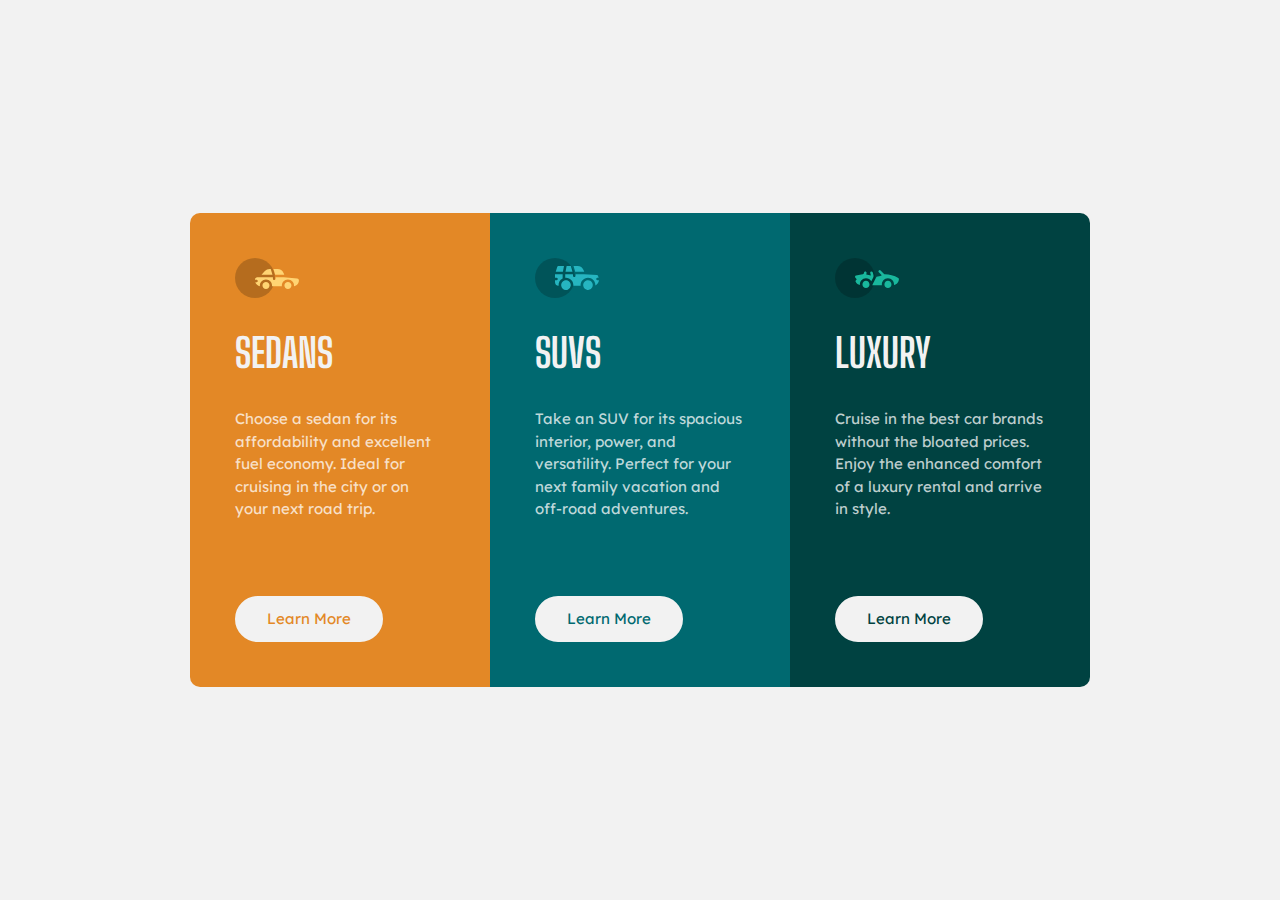
<file: newbie/3-column-preview-card-component/index.html>
<!DOCTYPE html>
<html lang="en">
<head>
  <meta charset="UTF-8">
  <meta name="viewport" content="width=device-width, initial-scale=1.0">
  <link rel="icon" type="image/png" sizes="32x32" href="./images/favicon-32x32.png">
  <title>3-column preview card component | Frontend Mentor</title>
  <link rel="stylesheet" href="./css/style.css">
  <link rel="preconnect" href="https://fonts.googleapis.com">
  <link rel="preconnect" href="https://fonts.gstatic.com" crossorigin>
  <link rel="stylesheet" href="https://fonts.googleapis.com/css2?family=Big+Shoulders+Display:wght@700&family=Lexend+Deca&display=swap">
</head>
<body>
  <main>
    <article class="sedans">
      <img src="./images/icon-sedans.svg" alt="">
      <h2>SEDANS</h2>
      <p>
        Choose a sedan for its affordability and excellent fuel economy. Ideal for cruising in the city 
        or on your next road trip.
      </p>
      <a href="#">Learn More</a>
    </article>
    <article class="suvs">
      <img src="./images/icon-suvs.svg" alt="">
      <h2>SUVS</h2>
      <p>
        Take an SUV for its spacious interior, power, and versatility. Perfect for your next family vacation 
        and off-road adventures.
      </p>
      <a href="#">Learn More</a>
    </article>
    <article class="luxury">
      <img src="./images/icon-luxury.svg" alt="">
      <h2>LUXURY</h2>
      <p>
        Cruise in the best car brands without the bloated prices. Enjoy the enhanced comfort of a luxury 
        rental and arrive in style.
      </p>
      <a href="#">Learn More</a>
    </article>
  </main>
</body>
</html>
</file>
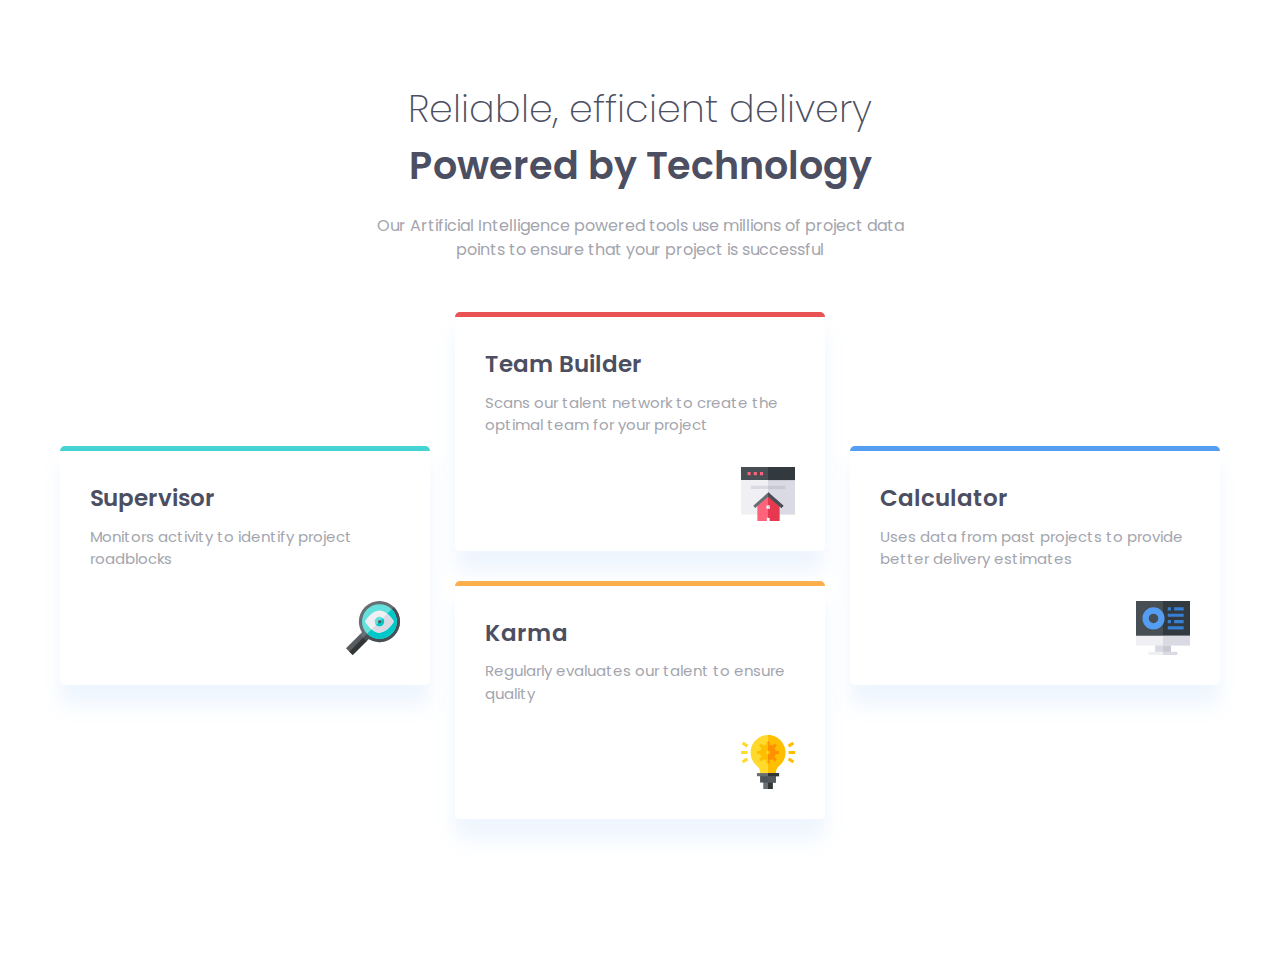
<file: newbie/four-card-feature-section/index.html>
<!DOCTYPE html>
<html lang="en">
<head>
  <meta charset="UTF-8">
  <meta name="viewport" content="width=device-width, initial-scale=1.0">
  <link rel="icon" type="image/png" sizes="32x32" href="./images/favicon-32x32.png">
  <title>Four card feature section | Frontend Mentor</title>
  <link rel="stylesheet" href="./css/style.css">
  <link rel="preconnect" href="https://fonts.googleapis.com">
  <link rel="preconnect" href="https://fonts.gstatic.com" crossorigin>
  <link rel="stylesheet" href="https://fonts.googleapis.com/css2?family=Poppins:wght@200;400;600&display=swap">
</head>
<body>
  <header>
    <h2>
      <span>Reliable, efficient delivery</span> <br>
      Powered by Technology
    </h2>
    <p>
      Our Artificial Intelligence powered tools use millions of project data points 
      to ensure that your project is successful
    </p>
  </header>
  <main>
    <article class="supervisor">
      <h3>Supervisor</h3>
      <p>Monitors activity to identify project roadblocks</p>
      <img src="./images/icon-supervisor.svg" alt="">
    </article>
    <div>
      <article class="team">
        <h3>Team Builder</h3>
        <p>Scans our talent network to create the optimal team for your project</p>
        <img src="./images/icon-team-builder.svg" alt="">
      </article>
      <article class="karma">
        <h3>Karma</h3>
        <p>Regularly evaluates our talent to ensure quality</p>
        <img src="./images/icon-karma.svg" alt="">
      </article>
    </div>
    <article class="calculator">
      <h3>Calculator</h3>
      <p>Uses data from past projects to provide better delivery estimates</p>
      <img src="./images/icon-calculator.svg" alt="">
    </article>
  </main>
</body>
</html>
</file>
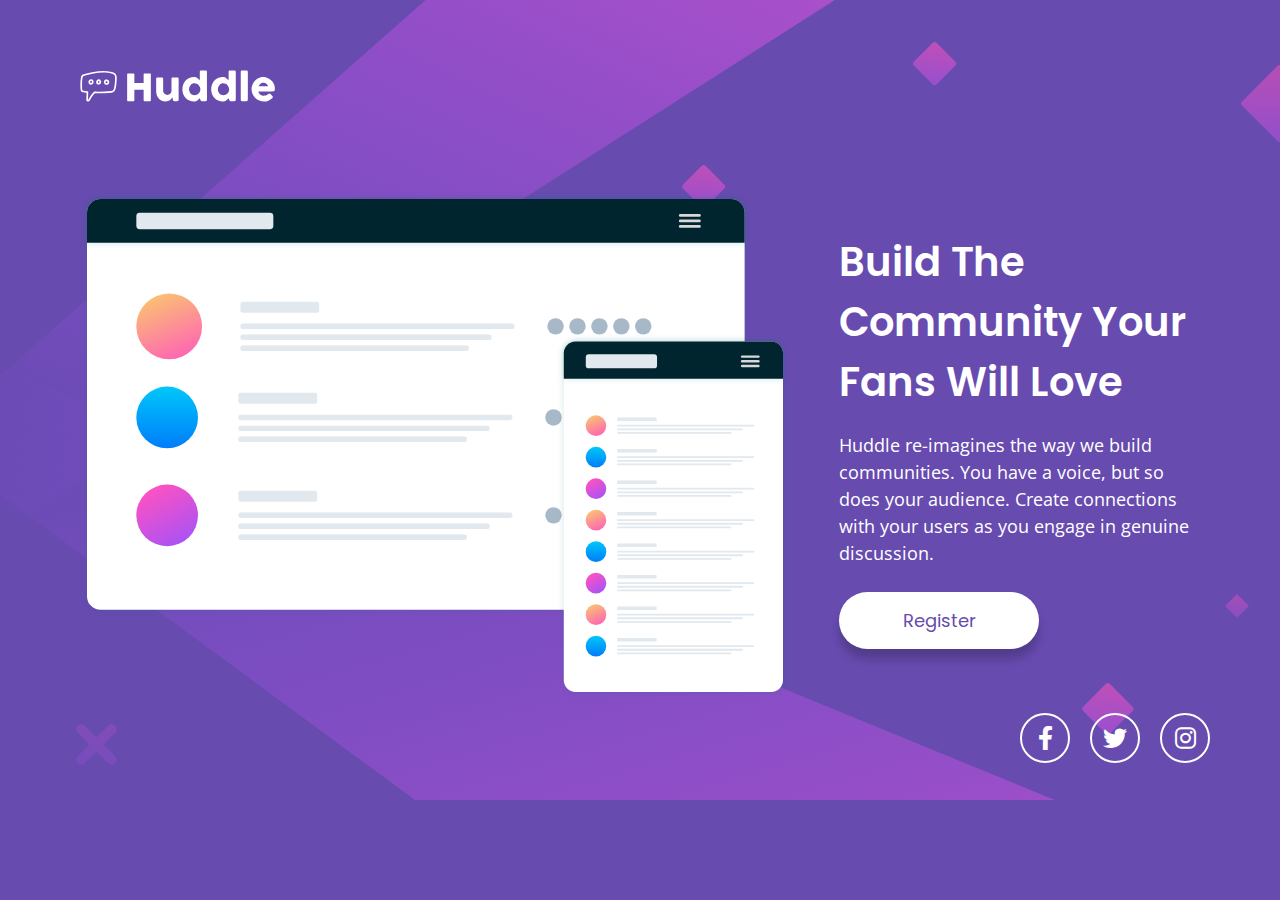
<file: newbie/huddle-landing-page/index.html>
<!DOCTYPE html>
<html lang="en">
<head>
  <meta charset="UTF-8">
  <meta name="viewport" content="width=device-width, initial-scale=1.0">
  <link rel="icon" type="image/png" sizes="32x32" href="./images/favicon-32x32.png">
  <title>Huddle landing page | Frontend Mentor</title>
  <link rel="stylesheet" href="./css/style.css">
  <link rel="stylesheet" href="./css/fontawesome.min.css">
  <link rel="stylesheet" href="./css/brands.min.css">
  <link rel="preconnect" href="https://fonts.googleapis.com">
  <link rel="preconnect" href="https://fonts.gstatic.com" crossorigin>
  <link rel="stylesheet" href="https://fonts.googleapis.com/css2?family=Open+Sans&family=Poppins:wght@400;600&display=swap">
</head>
<body>
  <header>
    <h1><img src="./images/logo.svg" alt="Huddle's logo"></h1>
  </header>
  <main>
    <figure>
      <img src="./images/illustration-mockups.svg" alt="">
    </figure>
    <article>
      <h2>Build The Community Your Fans Will Love</h2>
      <p>
        Huddle re-imagines the way we build communities. You have a voice, but so does your audience. 
        Create connections with your users as you engage in genuine discussion.
      </p>
      <a href="#">Register</a>
    </article>
  </main>
  <footer>
    <a href="https://facebook.com" title="Facebook">
      <i class="fa-brands fa-facebook-f"></i>
    </a>
    <a href="https://twitter.com" title="Twitter">
      <i class="fa-brands fa-twitter"></i>
    </a>
    <a href="https://instagram.com" title="Instagram">
      <i class="fa-brands fa-instagram"></i>
    </a>
  </footer>
</body>
</html>
</file>
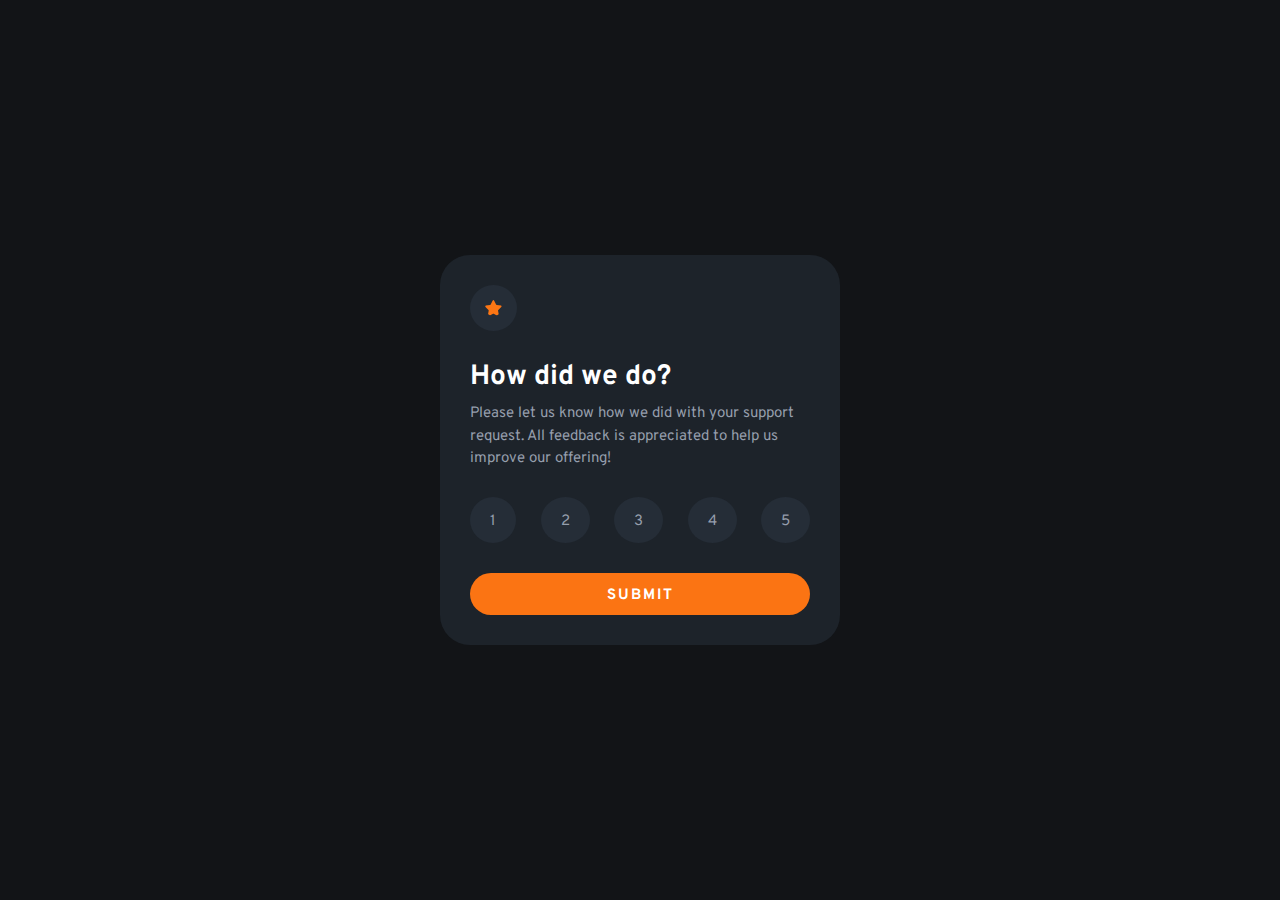
<file: newbie/interactive-rating-component/index.html>
<!DOCTYPE html>
<html lang="en">
<head>
  <meta charset="UTF-8">
  <meta name="viewport" content="width=device-width, initial-scale=1.0">
  <link rel="icon" type="image/png" sizes="32x32" href="./images/favicon-32x32.png">
  <title>Interactive rating component | Frontend Mentor</title>
  <link rel="stylesheet" href="./css/main.css">
  <link rel="stylesheet" href="./css/feedback.css">
  <link rel="preconnect" href="https://fonts.googleapis.com">
  <link rel="preconnect" href="https://fonts.gstatic.com" crossorigin>
  <link rel="stylesheet" href="https://fonts.googleapis.com/css2?family=Overpass:wght@400;700&display=swap">
</head>
<body>
  <main>
    <article>
      <img src="./images/icon-star.svg" alt="">
      <h3>How did we do?</h3>
      <p>
        Please let us know how we did with your support request. All feedback is appreciated 
        to help us improve our offering!
      </p>
      <form id="formFeedback" action="./thanks.html" method="get">
        <section class="rating">
          <div>
            <input type="radio" name="rating" value="1" id="one">
            <label for="one">1</label>
          </div>
          <div>
            <input type="radio" name="rating" value="2" id="two">
            <label for="two">2</label>
          </div>
          <div>
            <input type="radio" name="rating" value="3" id="three">
            <label for="three">3</label>
          </div>
          <div>
            <input type="radio" name="rating" value="4" id="four">
            <label for="four">4</label>
          </div>
          <div>
            <input type="radio" name="rating" value="5" id="five">
            <label for="five">5</label>
          </div>
        </section>
        <input type="submit" value="SUBMIT">
      </form>
    </article>
  </main>

  <script>
    const send = document.getElementById('formFeedback');
    send.addEventListener('submit', (event) => {
      const rating = document.querySelector('input[name=rating]:checked').value;
      localStorage.setItem('RatingFM', rating);
    })
  </script>
</body>
</html>
</file>
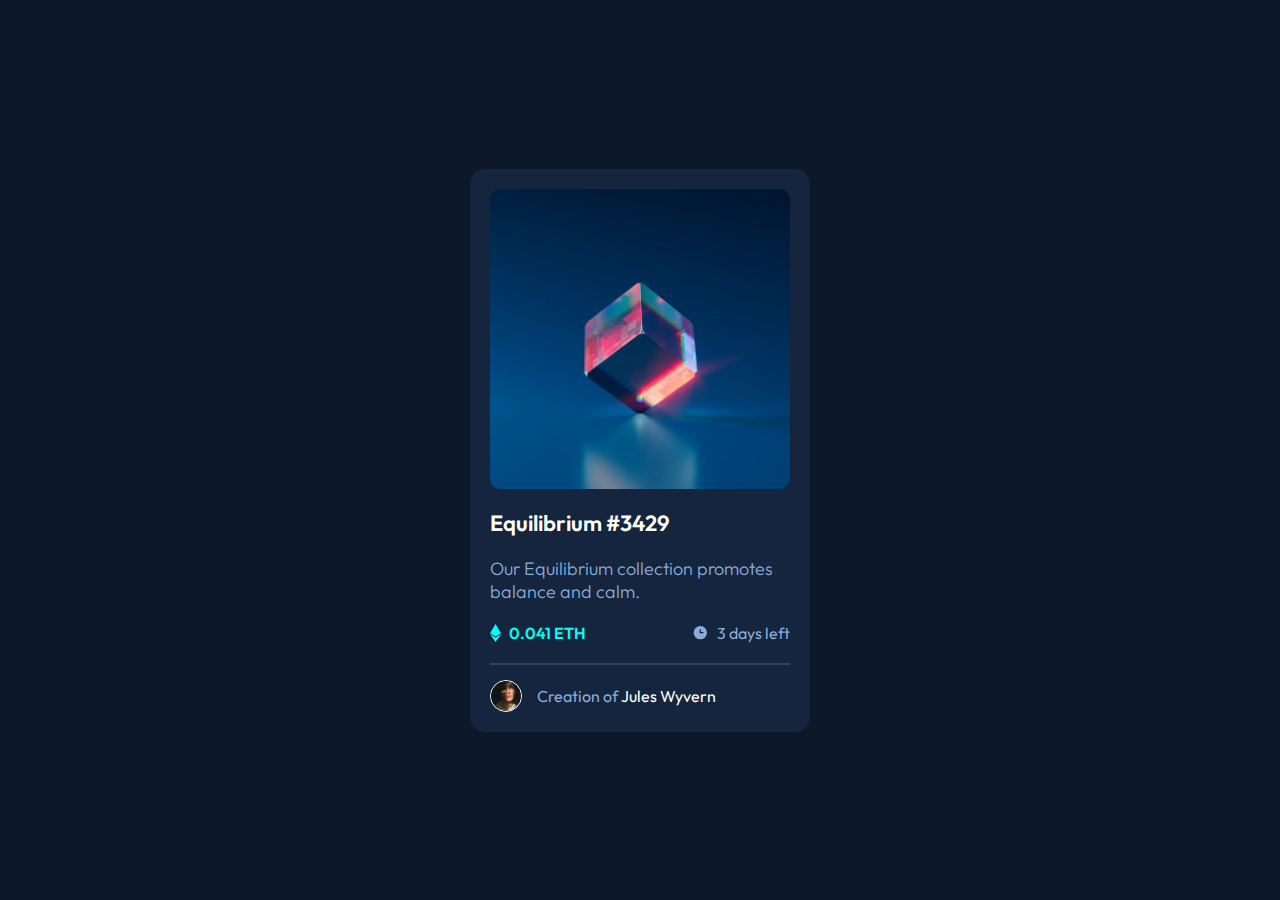
<file: newbie/nft-preview-card-component/index.html>
<!DOCTYPE html>
<html lang="en">
<head>
  <meta charset="UTF-8">
  <meta name="viewport" content="width=device-width, initial-scale=1.0">
  <link rel="icon" type="image/png" sizes="32x32" href="./images/favicon-32x32.png">
  <title>NFT preview card component | Frontend Mentor</title>
  <link rel="stylesheet" href="./css/style.css">
  <link rel="preconnect" href="https://fonts.googleapis.com">
  <link rel="preconnect" href="https://fonts.gstatic.com" crossorigin>
  <link rel="stylesheet" href="https://fonts.googleapis.com/css2?family=Outfit:wght@300;400;600&display=swap">
</head>
<body>
  <main>
    <article>
      <a href="#" class="product" aria-label="Read more about Equilibrium #3429">
        <img src="./images/image-equilibrium.jpg" alt="Equilibrium #3429 example picture">
        <div><img src="./images/icon-view.svg" alt=""></div>
      </a>
      <h3><a href="#">Equilibrium #3429</a></h3>
      <p>Our Equilibrium collection promotes balance and calm.</p>
      <div class="info-wrapper">
        <section>
          <img src="./images/icon-ethereum.svg" alt="">
          <p>0.041 ETH</p>
        </section>
        <section>
          <img src="./images/icon-clock.svg" alt="">
          <p>3 days left</p>
        </section>
      </div>
      <hr>
      <footer>
        <img src="./images/image-avatar.png" alt="Jules Wyvern's profile picture">
        <p>Creation of <a href="#">Jules Wyvern</a></p>
      </footer>
    </article>
  </main>
</body>
</html>
</file>
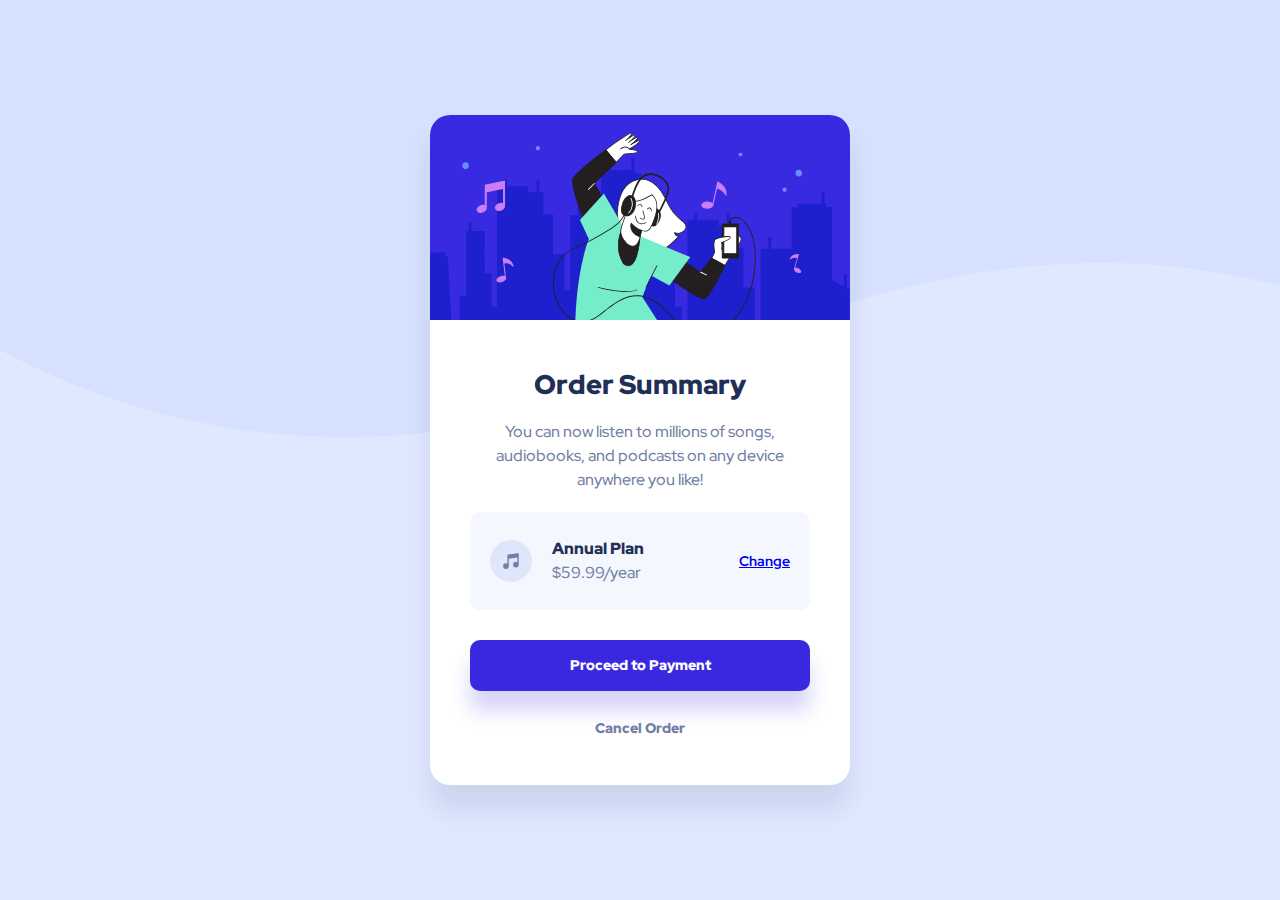
<file: newbie/order-summary-component/index.html>
<!DOCTYPE html>
<html lang="en">
<head>
  <meta charset="UTF-8">
  <meta name="viewport" content="width=device-width, initial-scale=1.0">
  <link rel="icon" type="image/png" sizes="32x32" href="./images/favicon-32x32.png">
  <title>Order summary card | Frontend Mentor</title>
  <link rel="stylesheet" href="./css/style.css">
  <link rel="preconnect" href="https://fonts.googleapis.com">
  <link rel="preconnect" href="https://fonts.gstatic.com" crossorigin>
  <link rel="stylesheet" href="https://fonts.googleapis.com/css2?family=Red+Hat+Display:wght@500;700;900&display=swap">
</head>
<body>
  <main>
    <article>
      <img src="./images/illustration-hero.svg" alt="">
      <div class="summary-wrapper">
        <h3>Order Summary</h3>
        <p class="info">
          You can now listen to millions of songs, audiobooks, and podcasts on any 
          device anywhere you like!
        </p>
        <section class="plan-wrapper">
          <img src="./images/icon-music.svg" alt="">
          <div>
            <h4>Annual Plan</h4>
            <p>$59.99/year</p>
          </div>
          <a href="#">Change</a>
        </section>
        <button>Proceed to Payment</button>
        <p class="cancel"><a href="#">Cancel Order</a></p>
      </div>
    </article>
  </main>
</body>
</html>
</file>
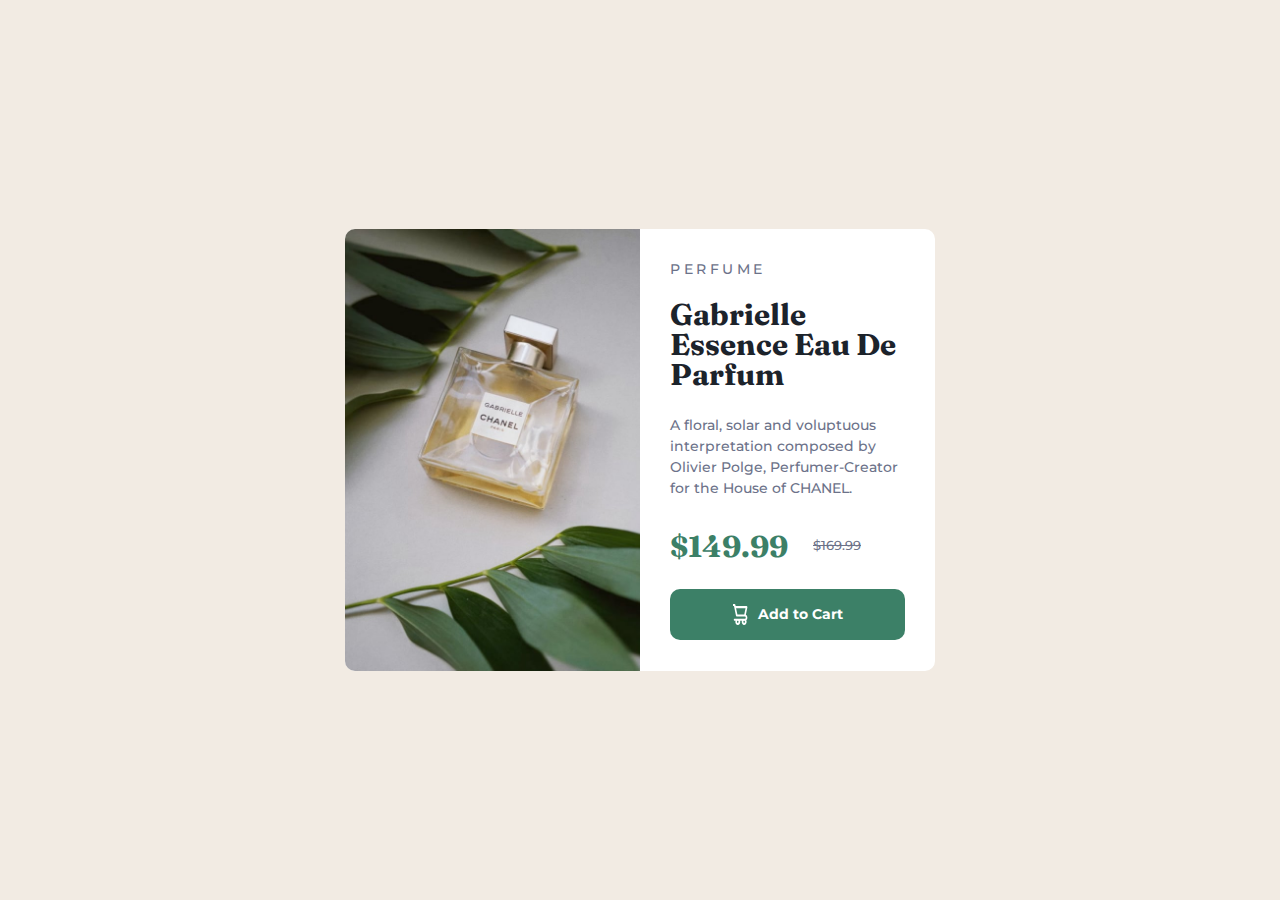
<file: newbie/product-preview-card-component/index.html>
<!DOCTYPE html>
<html lang="en">
<head>
  <meta charset="UTF-8">
  <meta name="viewport" content="width=device-width, initial-scale=1.0">
  <link rel="icon" type="image/png" sizes="32x32" href="./images/favicon-32x32.png">
  <title>Product preview card component | Frontend Mentor</title>
  <link rel="stylesheet" href="./css/style.css">
  <link rel="preconnect" href="https://fonts.googleapis.com">
  <link rel="preconnect" href="https://fonts.gstatic.com" crossorigin>
  <link rel="stylesheet" href="https://fonts.googleapis.com/css2?family=Fraunces:wght@700&family=Montserrat:wght@500;700&display=swap">
</head>
<body>
  <main>
    <article class="product">
      <picture class="product__picture">
        <source media="(max-width:619px)" srcset="./images/image-product-mobile.jpg">
        <img src="./images/image-product-desktop.jpg" alt="Gabrielle Essence Eau De Parfum">
      </picture>
      <div class="product__summary">
        <p class="product__category">Perfume</p>
        <h2>Gabrielle Essence Eau De Parfum</h2>
        <p class="product__description">
          A floral, solar and voluptuous interpretation composed by Olivier Polge, 
          Perfumer-Creator for the House of CHANEL.
        </p>
        <div class="product__price">
          <p class="product__discount">$149.99</p>
          <p class="product__real"><s>$169.99</s></p>
        </div>
        <button>
          <img src="./images/icon-cart.svg" alt="">
          <span>Add to Cart</span>
        </button>
      </div>
    </article>
  </main>
</body>
</html>
</file>
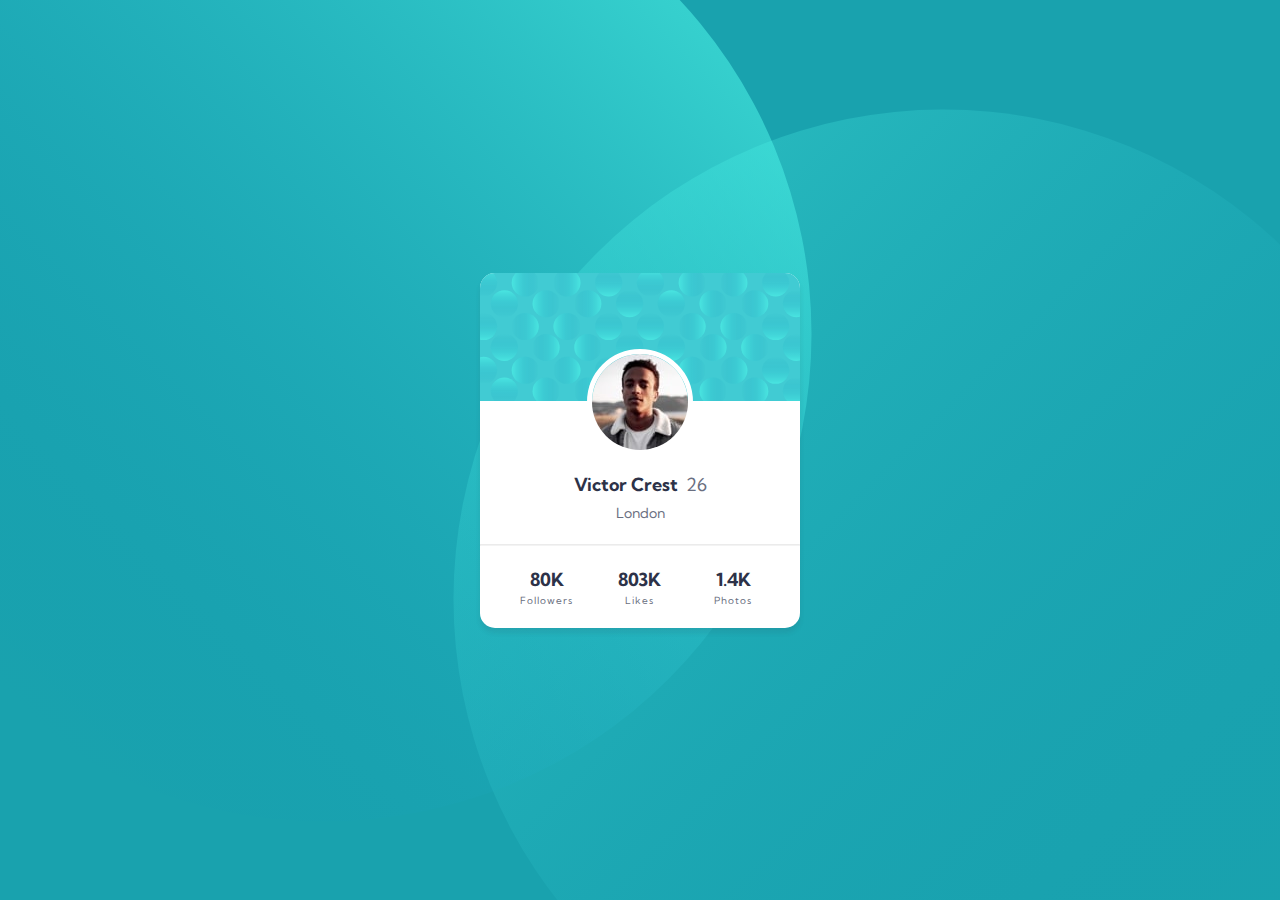
<file: newbie/profile-card-component/index.html>
<!DOCTYPE html>
<html lang="en">
<head>
  <meta charset="UTF-8">
  <meta name="viewport" content="width=device-width, initial-scale=1.0">
  <link rel="icon" type="image/png" sizes="32x32" href="./images/favicon-32x32.png">
  <title>Profile card component | Frontend Mentor</title>
  <link rel="stylesheet" href="./css/style.css">
  <link rel="preconnect" href="https://fonts.googleapis.com">
  <link rel="preconnect" href="https://fonts.gstatic.com" crossorigin>
  <link rel="stylesheet" href="https://fonts.googleapis.com/css2?family=Kumbh+Sans:wght@400;700&display=swap">
</head>
<body>
  <main>
    <article>
      <img src="./images/bg-pattern-card.svg" alt="">
      <div class="profile-wrapper">
        <img src="./images/image-victor.jpg" alt="Victor Crest's profile picture">
        <h3>Victor Crest &nbsp;<span>26</span></h3>
        <p>London</p>
        <hr>
        <div class="profile-stats">
          <p><b>80K</b> <br> <span>Followers</span></p>
          <p><b>803K</b> <br> <span>Likes</span></p>
          <p><b>1.4K</b> <br> <span>Photos</span></p>
        </div>
      </div>
    </article>
  </main>
</body>
</html>
</file>
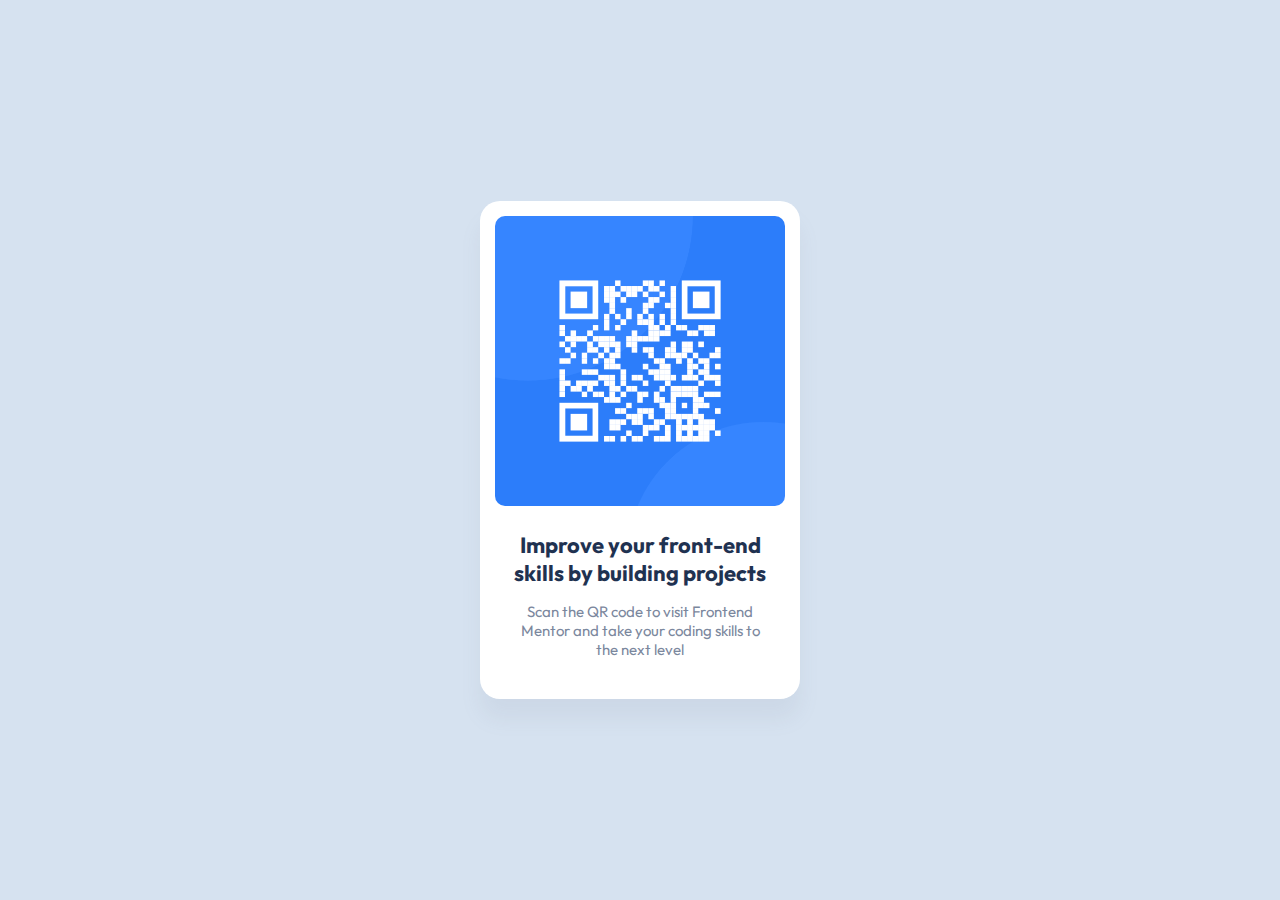
<file: newbie/qr-code-component-main/index.html>
<!DOCTYPE html>
<html lang="en">
<head>
  <meta charset="UTF-8">
  <meta name="viewport" content="width=device-width, initial-scale=1.0">
  <link rel="icon" type="image/png" sizes="32x32" href="./images/favicon-32x32.png">  
  <title>QR code component | Frontend Mentor</title>
  <link rel="stylesheet" href="./css/style.css">
  <link rel="preconnect" href="https://fonts.googleapis.com">
  <link rel="preconnect" href="https://fonts.gstatic.com" crossorigin>
  <link rel="stylesheet" href="https://fonts.googleapis.com/css2?family=Outfit:wght@400;700&display=swap">
</head>
<body>
  <main>
    <article>
      <img src="./images/image-qr-code.png" alt="QR code">
      <h3>Improve your front-end skills by building projects</h3>
      <p>Scan the QR code to visit Frontend Mentor and take your coding skills to the next level</p>
    </article>
  </main>
</body>
</html>
</file>
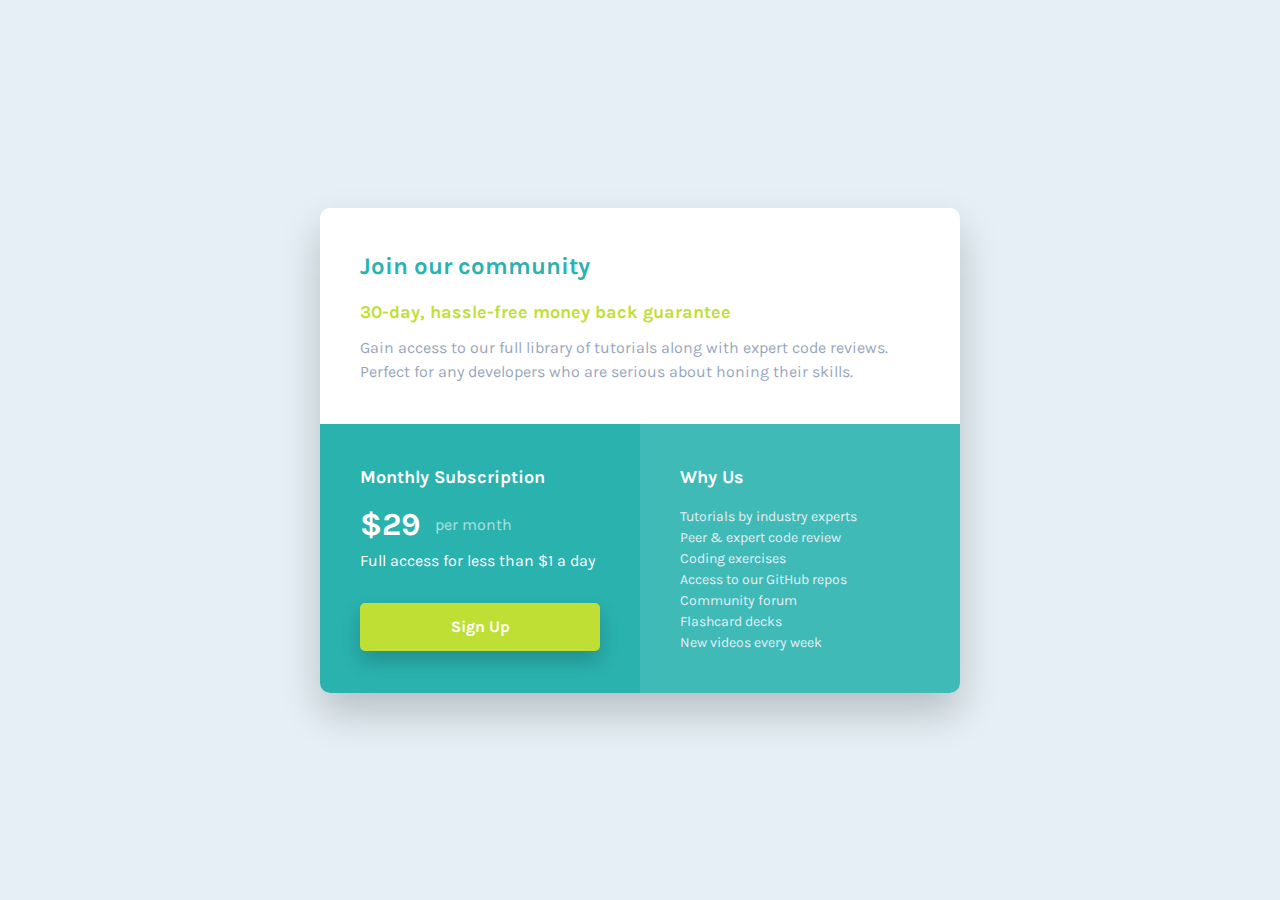
<file: newbie/single-price-grid-component/index.html>
<!DOCTYPE html>
<html lang="en">
<head>
  <meta charset="UTF-8">
  <meta name="viewport" content="width=device-width, initial-scale=1.0">
  <link rel="icon" type="image/png" sizes="32x32" href="./images/favicon-32x32.png">
  <title>Single Price Grid Component | Frontend Mentor</title>
  <link rel="stylesheet" href="./css/style.css">
  <link rel="preconnect" href="https://fonts.googleapis.com">
  <link rel="preconnect" href="https://fonts.gstatic.com" crossorigin>
  <link rel="stylesheet" href="https://fonts.googleapis.com/css2?family=Karla:wght@400;700&display=swap">
</head>
<body>
  <main>
    <article>
      <section class="intro">
        <h2>Join our community</h2>
        <p><b>30-day, hassle-free money back guarantee</b></p>
        <p>
          Gain access to our full library of tutorials along with expert code reviews. 
          Perfect for any developers who are serious about honing their skills.
        </p>
      </section>
      <section class="subscription">
        <h3>Monthly Subscription</h3>
        <p><b>&dollar;29</b> <span>per month</span></p>
        <p>Full access for less than &dollar;1 a day</p>
        <a href="#">Sign Up</a>
      </section>
      <section class="features">
        <h3>Why Us</h3>
        <ul>
          <li>Tutorials by industry experts</li>
          <li>Peer &amp; expert code review</li>
          <li>Coding exercises</li>
          <li>Access to our GitHub repos</li>
          <li>Community forum</li>
          <li>Flashcard decks</li>
          <li>New videos every week</li>
        </ul>
      </section>
    </article>
  </main>
</body>
</html>
</file>
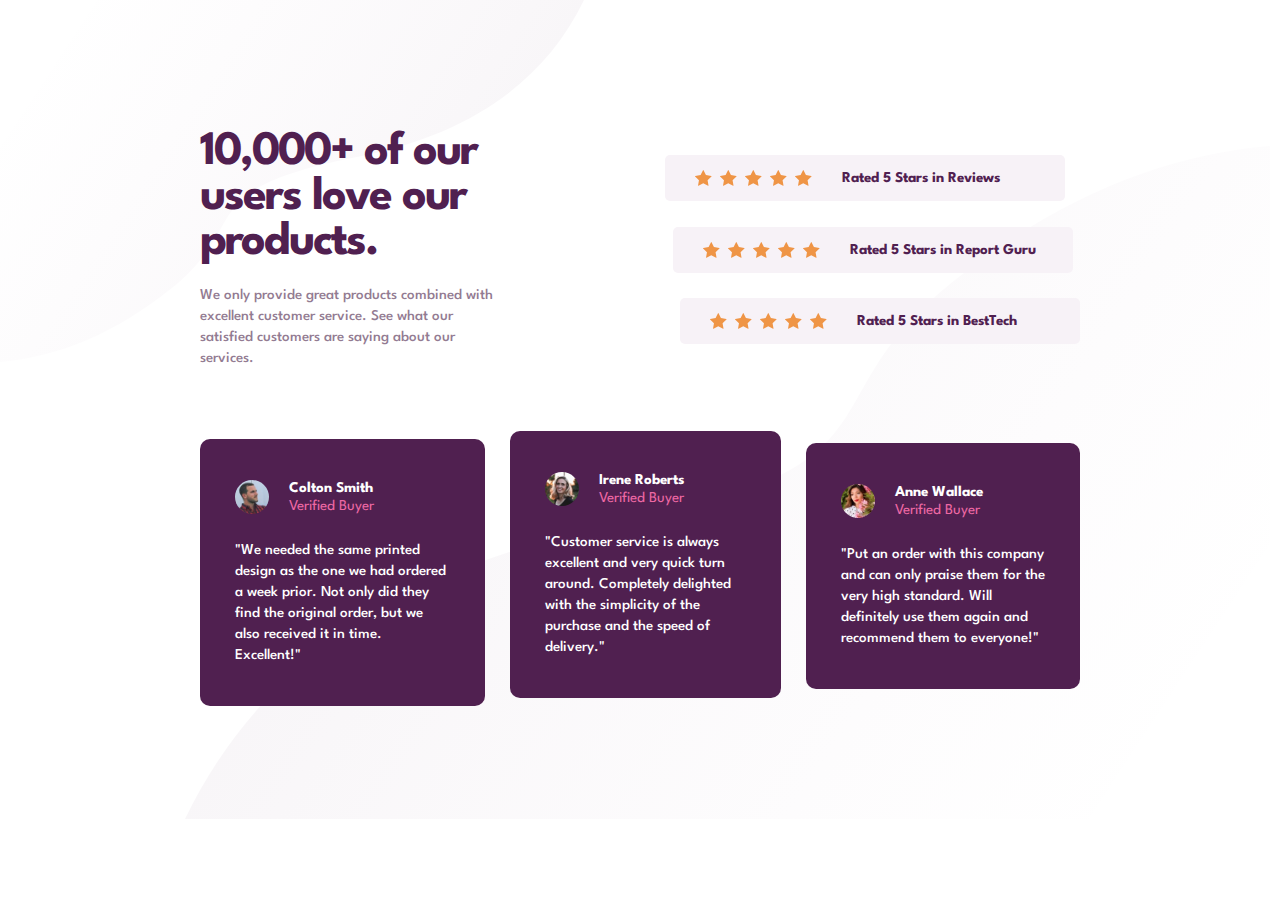
<file: newbie/social-proof-section/index.html>
<!DOCTYPE html>
<html lang="en">
  <head>
    <meta charset="UTF-8">
    <meta name="viewport" content="width=device-width, initial-scale=1.0">
    <link rel="icon" type="image/png" sizes="32x32" href="./images/favicon-32x32.png">
    <title>Social proof section | Frontend Mentor</title>
    <link rel="stylesheet" href="./css/style.css">
    <link rel="preconnect" href="https://fonts.googleapis.com">
  <link rel="preconnect" href="https://fonts.gstatic.com" crossorigin>
  <link rel="stylesheet" href="https://fonts.googleapis.com/css2?family=League+Spartan:wght@400;500;700&display=swap">
  </head>
  <body>
    <main>
      <section class="intro">
        <h2>10,000+ of our users love our products.</h2>
        <p>
          We only provide great products combined with excellent customer service.
          See what our satisfied customers are saying about our services.
        </p>
      </section>
      <section class="rating">
        <p>
          <span>
            <img src="./images/icon-star.svg" alt="">&nbsp;
            <img src="./images/icon-star.svg" alt="">&nbsp;
            <img src="./images/icon-star.svg" alt="">&nbsp;
            <img src="./images/icon-star.svg" alt="">&nbsp;
            <img src="./images/icon-star.svg" alt="">
          </span>
          <b>Rated 5 Stars in Reviews</b>
        </p>
        <p>
          <span>
            <img src="./images/icon-star.svg" alt="">&nbsp;
            <img src="./images/icon-star.svg" alt="">&nbsp;
            <img src="./images/icon-star.svg" alt="">&nbsp;
            <img src="./images/icon-star.svg" alt="">&nbsp;
            <img src="./images/icon-star.svg" alt="">
          </span>
          <b>Rated 5 Stars in Report Guru</b>
        </p>
        <p>
          <span>
            <img src="./images/icon-star.svg" alt="">&nbsp;
            <img src="./images/icon-star.svg" alt="">&nbsp;
            <img src="./images/icon-star.svg" alt="">&nbsp;
            <img src="./images/icon-star.svg" alt="">&nbsp;
            <img src="./images/icon-star.svg" alt="">
          </span>
          <b>Rated 5 Stars in BestTech</b>
        </p>
      </section>
      <section class="testimony">
        <article>
          <div>
            <img src="./images/image-colton.jpg" alt="Colton Smith's profile picture">
            <p><b>Colton Smith</b> <br> <span>Verified Buyer</span></p>
          </div>
          <p>
            "We needed the same printed design as the one we had ordered a week prior.
            Not only did they find the original order, but we also received it in time.
            Excellent!"
          </p>
        </article>
        <article>
          <div>
            <img src="./images/image-irene.jpg" alt="Irene Roberts's profile picture">
            <p><b>Irene Roberts</b> <br> <span>Verified Buyer</span></p>
          </div>
          <p>
            "Customer service is always excellent and very quick turn around. Completely
            delighted with the simplicity of the purchase and the speed of delivery."
          </p>
        </article>
        <article>
          <div>
            <img src="./images/image-anne.jpg" alt="Anne Wallace's profile picture">
            <p><b>Anne Wallace</b> <br> <span>Verified Buyer</span></p>
          </div>
          <p>
            "Put an order with this company and can only praise them for the very high
            standard. Will definitely use them again and recommend them to everyone!"
          </p>
        </article>
      </section>
    </main>
  </body>
</html>
</file>
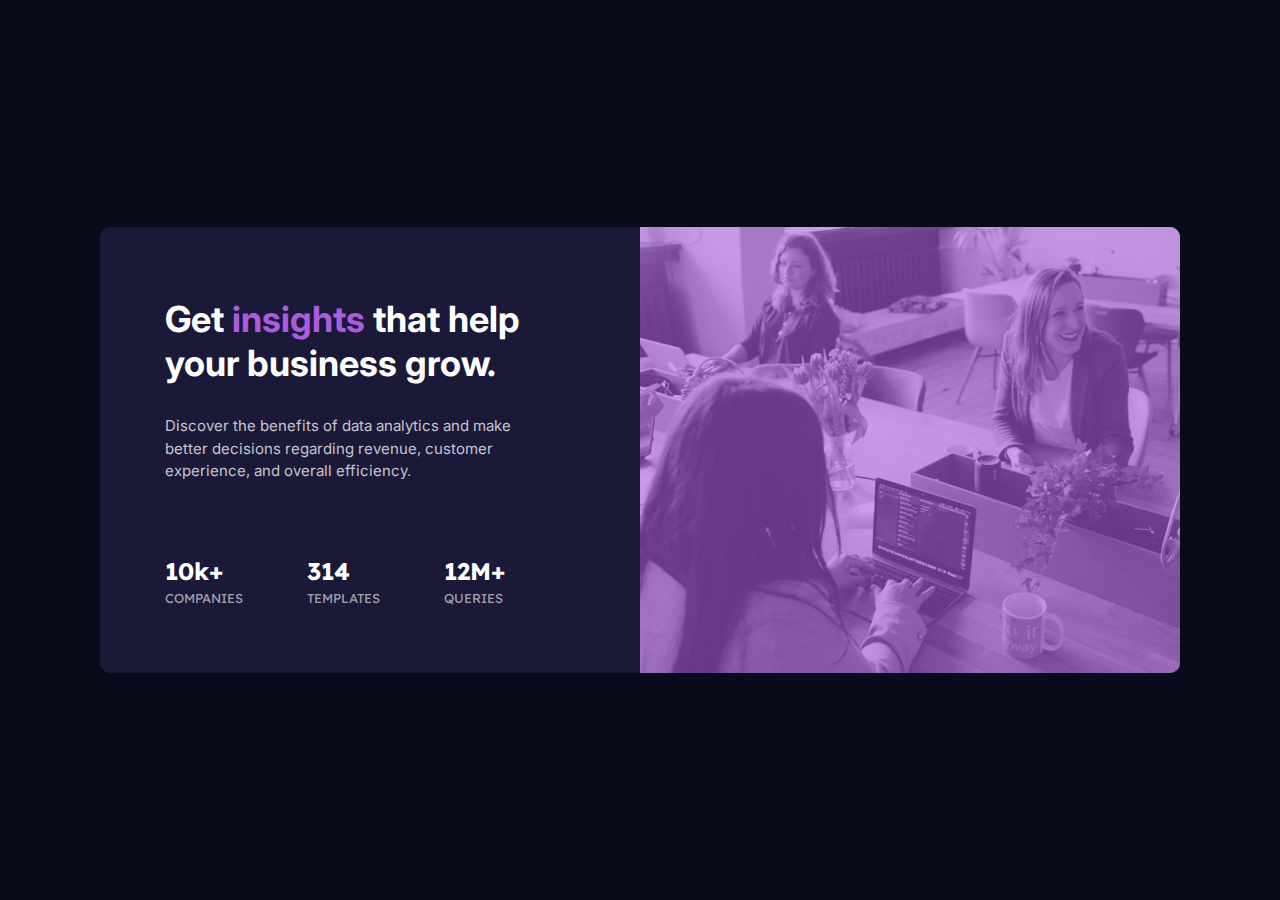
<file: newbie/stats-preview-card-component/index.html>
<!DOCTYPE html>
<html lang="en">
<head>
  <meta charset="UTF-8">
  <meta name="viewport" content="width=device-width, initial-scale=1.0">
  <link rel="icon" type="image/png" sizes="32x32" href="./images/favicon-32x32.png">
  <title>Stats preview card component | Frontend Mentor</title>
  <link rel="stylesheet" href="./css/style.css">
  <link rel="preconnect" href="https://fonts.googleapis.com">
  <link rel="preconnect" href="https://fonts.gstatic.com" crossorigin>
  <link rel="stylesheet" href="https://fonts.googleapis.com/css2?family=Inter:wght@400;700&family=Lexend+Deca&display=swap">
</head>
<body>
  <main>
    <article>
      <section>
        <h2>Get <span>insights</span> that help your business grow.</h2>
        <p>
          Discover the benefits of data analytics and make better decisions regarding revenue, customer 
          experience, and overall efficiency.
        </p>
        <div>
          <p><b>10k+</b> <br> COMPANIES</p>
          <p><b>314</b> <br> TEMPLATES</p>
          <p><b>12M+</b> <br> QUERIES</p>
        </div>
      </section>
      <figure>
        <picture>
          <source media="(max-width: 365px)" srcset="./images/image-header-mobile.jpg">
          <img src="./images/image-header-desktop.jpg" alt="">
        </picture>
        <div></div>
      </figure>
    </article>
  </main>
</body>
</html>
</file>
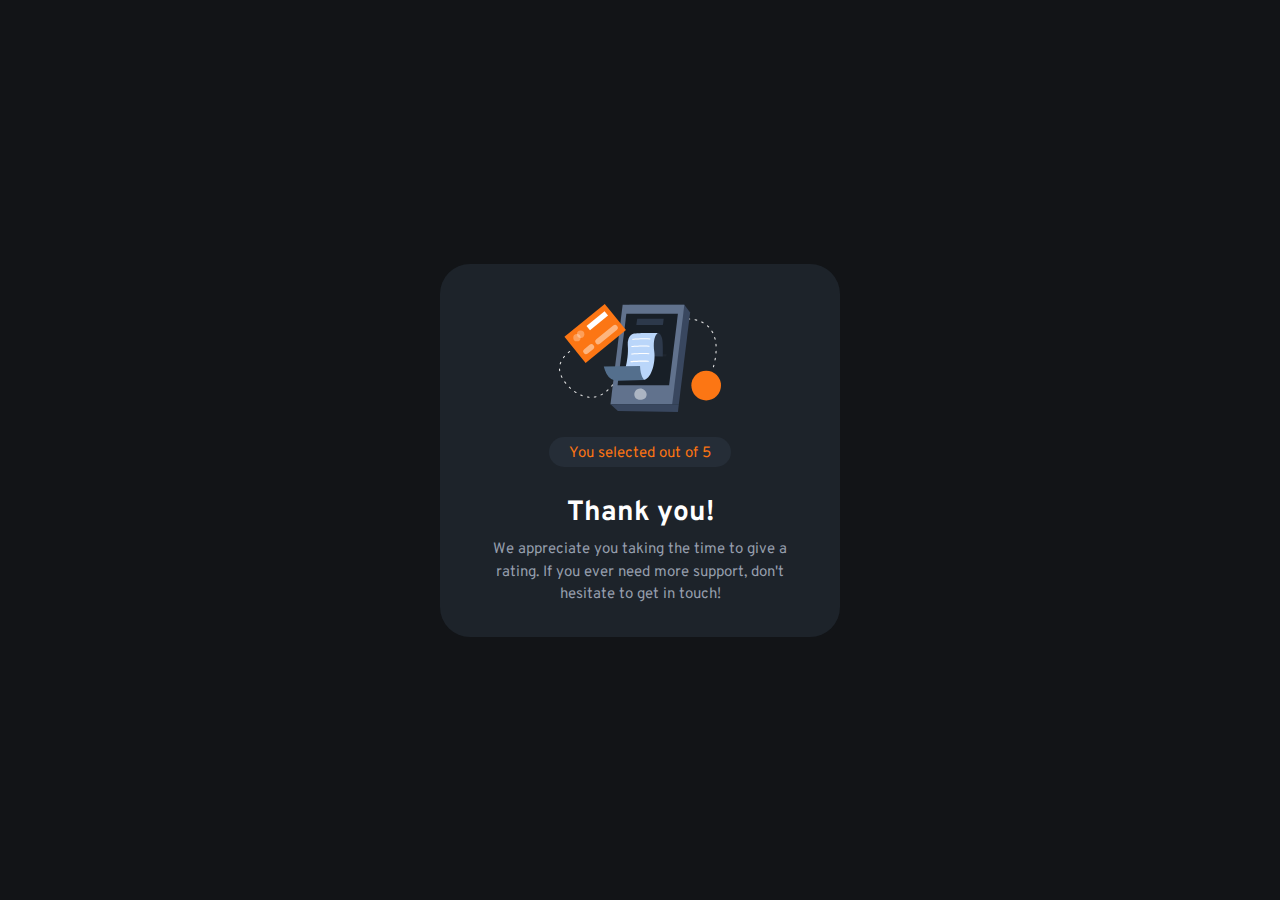
<file: newbie/interactive-rating-component/thanks.html>
<!DOCTYPE html>
<html lang="en">
<head>
  <meta charset="UTF-8">
  <meta name="viewport" content="width=device-width, initial-scale=1.0">
  <link rel="icon" type="image/png" sizes="32x32" href="./images/favicon-32x32.png">
  <title>Interactive rating component | Frontend Mentor</title>
  <link rel="stylesheet" href="./css/main.css">
  <link rel="stylesheet" href="./css/thanks.css">
  <link rel="preconnect" href="https://fonts.googleapis.com">
  <link rel="preconnect" href="https://fonts.gstatic.com" crossorigin>
  <link rel="stylesheet" href="https://fonts.googleapis.com/css2?family=Overpass:wght@400;700&display=swap">
</head>
<body>
  <main>
    <article>
      <img src="./images/illustration-thank-you.svg" alt="">
      <p><span class="summary">You selected <span id="rating"></span> out of 5</span></p>
      <h3>Thank you!</h3>
      <p>
        We appreciate you taking the time to give a rating. If you ever need more support, 
        don't hesitate to get in touch!
      </p>
    </article>
  </main>

  <script>
    document.addEventListener('DOMContentLoaded', () => {
      const rating = localStorage.getItem('RatingFM');
      document.getElementById('rating').innerText = rating;
    })
  </script>
</body>
</html>
</file>
<file: newbie/3-column-preview-card-component/css/style.css>
*, *::before, *::after {
  box-sizing: border-box;
}

* {
  margin: 0;
  padding: 0;
}

:root {
  --color-background-headings-button: hsl(0, 0%, 95%);
  --color-bright-orange: hsl(31, 77%, 52%);
  --color-dark-cyan: hsl(184, 100%, 22%);
  --color-paragraphs: hsla(0, 0%, 100%, 0.75);
  --color-very-dark-cyan: hsl(179, 100%, 13%);
}

html {
  font-size: 62.5%;
  height: 100%;
}

body {
  background-color: var(--color-background-headings-button);
  color: var(--color-background-headings-button);
  font-family: 'Lexend Deca', sans-serif;
  font-size: 1.5rem;
  height: 100%;
  line-height: 1.5;
}

img {
  display: block;
  max-width: 100%;
}

button, input, select, textarea {
  font: inherit;
}

main {
  align-items: center;
  display: flex;
  justify-content: center;
  min-height: 100%;
  padding: 4rem 0;
}

main > article {
  padding: 4.5rem;
  width: 30rem;
}

main > .sedans {
  background-color: var(--color-bright-orange);
  border-radius: 1rem 0 0 1rem;
}

main > .suvs {
  background-color: var(--color-dark-cyan);
}

main > .luxury {
  background-color: var(--color-very-dark-cyan);
  border-radius: 0 1rem 1rem 0;
}

article > h2 {
  font-family: 'Big Shoulders Display', cursive;
  font-size: 4rem;
  margin-top: 2.5rem;
}

article > p {
  color: var(--color-paragraphs);
  margin-top: 2.5rem;
}

article > a {
  background-color: var(--color-background-headings-button);
  border: .2rem solid var(--color-background-headings-button);
  border-radius: 3rem;
  display: inline-block;
  margin-top: 7.5rem;
  padding: 1rem 3rem;
  text-decoration: none;
}

.sedans > a {
  color: var(--color-bright-orange);
}

.suvs > a {
  color: var(--color-dark-cyan);
}

.luxury > a {
  color: var(--color-very-dark-cyan);
}

article > a:hover {
  background-color: transparent;
  color: var(--color-background-headings-button);
}

@media screen and (max-width: 375px) {
  main {
    flex-direction: column;
  }

  main > article {
    padding: 4rem 3.5rem;
  }

  main > .sedans {
    border-radius: 1rem 1rem 0 0;
  }

  main > .luxury {
    border-radius: 0 0 1rem 1rem;
  }

  article > a {
    margin-top: 2.5rem;
  }
}
</file>
<file: newbie/four-card-feature-section/css/style.css>
*, *::before, *::after {
  box-sizing: border-box;
}

* {
  margin: 0;
  padding: 0;
}

:root {
  --color-blue: hsl(212, 86%, 64%);
  --color-cyan: hsl(180, 62%, 55%);
  --color-dark-blue: hsl(234, 12%, 34%);
  --color-grayish-blue: hsl(229, 6%, 66%);
  --color-light-gray: hsl(0, 0%, 100%);
  --color-orange: hsl(34, 97%, 64%);
  --color-red: hsl(0, 78%, 62%);

  --color-shadow: hsla(212, 86%, 64%, .1);
}

html {
  font-size: 62.5%;
  height: 100%;
}

body {
  background-color: var(--color-light-gray);
  color: var(--color-grayish-blue);
  font-family: 'Poppins', sans-serif;
  font-size: 1.5rem;
  height: 100%;
  line-height: 1.5;
}

img {
  display: block;
  max-width: 100%;
}

button, input, select, textarea {
  font: inherit;
}

h2, h3 {
  color: var(--color-dark-blue);
  font-weight: 600;
}

header {
  margin: 8rem auto 0;
  text-align: center;
  width: 54rem;
}

header > h2 {
  font-size: 3.8rem;
}

header > h2 > span {
  font-weight: 200;
}

header > p {
  font-size: 1.6rem;
  margin-top: 2rem;
}

main {
  align-items: center;
  display: flex;
  gap: 2.5rem;
  justify-content: center;
  margin-top: 5rem;
  padding-bottom: 8rem;
}

main article {
  border-radius: .5rem;
  border-top: .5rem solid var(--color-dark-blue);
  box-shadow: 0 2rem 2rem var(--color-shadow);
  padding: 3rem;
  width: 37rem;
}

main .supervisor {
  border-color: var(--color-cyan);
}

main .team {
  border-color: var(--color-red);
}

main .karma {
  border-color: var(--color-orange);
  margin-top: 3rem;
}

main .calculator {
  border-color: var(--color-blue);
}

article > h3 {
  font-size: 2.3rem;
}

article > p {
  margin-top: 1rem;
}

article > img {
  width: 5.4rem;
  margin-left: auto;
  margin-top: 3rem;
}

@media screen and (max-width: 375px) {
  header {
    margin: 8rem 2rem 0;
    width: auto;
  }

  header > h2 {
    font-size: 2.6rem;
  }

  main {
    flex-direction: column;
    margin: 5rem 2rem 0;
  }

  main article {
    padding: 2.4rem;
    width: auto;
  }
}
</file>
<file: newbie/huddle-landing-page/css/style.css>
*, *::before, *::after {
  box-sizing: border-box;
}

* {
  margin: 0;
  padding: 0;
}

:root {
  --color-soft-magenta: hsl(300, 69%, 71%);
  --color-violet: hsl(257, 40%, 49%);
  --color-white: hsl(0, 0%, 100%);

  --color-shadow: hsla(0, 0%, 0%, .2);
}

html {
  font-size: 62.5%;
  height: 100%;
}

body {
  background-color: var(--color-violet);
  background-image: url('../images/bg-desktop.svg');
  background-repeat: no-repeat;
  color: var(--color-white);
  font-family: 'Open Sans', sans-serif;
  font-size: 1.8rem;
  height: 100%;
  line-height: 1.5;
}

img {
  display: block;
  max-width: 100%;
}

button, input, select, textarea {
  font: inherit;
}

header {
  padding: 6rem 0 0 7rem;
}

header > h1 {
  width: 21rem;
}

main {
  display: flex;
  gap: 5rem;
  padding: 8rem 8rem 0;
}

main > figure {
  flex: 0 0 auto;
}

main > article > h2 {
  font-family: 'Poppins', sans-serif;
  font-size: 4rem;
  font-weight: 600;
  margin-top: 4rem;
}

main > article > p {
  margin-top: 2rem;
}

main > article > a {
  background-color: var(--color-white);
  border-radius: 4rem;
  box-shadow: 0 1rem 1rem var(--color-shadow);
  color: var(--color-violet);
  display: inline-block;
  font-family: 'Poppins', sans-serif;
  margin-top: 2.5rem;
  padding: 1.5rem 0;
  text-align: center;
  text-decoration: none;
  width: 20rem;
}

main > article > a:hover {
  background-color: var(--color-soft-magenta);
  color: var(--color-white);
}

footer {
  padding: 1.5rem 7rem 3.5rem 7rem;
  text-align: right;
}

footer > a {
  border: .2rem solid var(--color-white);
  border-radius: 50%;
  color: var(--color-white);
  display: inline-block;
  font-size: 2.4rem;
  margin-left: 1.5rem;
  padding: .5rem 0;
  text-align: center;
  width: 5rem;
}

footer > a:hover {
  border-color: var(--color-soft-magenta);
  color: var(--color-soft-magenta);
}

@media screen and (max-width: 375px) {
  body {
    background-image: url('../images/bg-mobile.svg');
    font-size: 1.6rem;
  }

  header {
    padding: 3rem 3.5rem 0;
  }

  header > h1 {
    width: 13rem;
  }

  main {
    display: block;
    padding: 6rem 3.5rem 0;
  }

  main > article {
    margin-top: 5rem;
    text-align: center;
  }

  main > article > h2 {
    font-size: 2.4rem;
    margin-top: 0;
  }

  main > article > p {
    margin-top: 1.5rem;
  }

  main > article > a {
    font-size: 1.4rem;
    padding: 1rem;
  }

  footer {
    padding: 6rem 3.5rem 3rem;
    text-align: center;
  }

  footer > a {
    font-size: 1.6rem;
    margin: .25rem;
    padding: .25rem 0;
    width: 3.4rem;
  }
}
</file>
<file: newbie/interactive-rating-component/css/main.css>
*, *::before, *::after {
  box-sizing: border-box;
}

* {
  margin: 0;
  padding: 0;
}

:root {
  --color-dark-blue: hsl(213, 19%, 18%);
  --color-light-grey: hsl(217, 12%, 63%);
  --color-medium-grey: hsl(216, 12%, 54%);
  --color-orange: hsl(25, 97%, 53%);
  --color-very-dark-blue: hsl(216, 12%, 8%);
  --color-white: hsl(0, 0%, 100%);

  --color-dark-blue-transparent: hsla(213, 19%, 18%, .6);
}

html {
  font-size: 62.5%;
  height: 100%;
}

body {
  background-color: var(--color-very-dark-blue);
  color: var(--color-white);
  font-family: 'Overpass', sans-serif;
  font-size: 1.5rem;
  height: 100%;
  line-height: 1.5;
}

img {
  display: block;
  max-width: 100%;
}

button, input, select, textarea {
  font: inherit;
}

main {
  align-items: center;
  display: flex;
  justify-content: center;
  min-height: 100%;
}

main > article {
  background-color: var(--color-dark-blue-transparent);
  border-radius: 3rem;
  padding: 3rem;
  width: 40rem;
}

article > h3 {
  font-size: 2.8rem;
  margin-top: 2.5rem;
}

article > p {
  color: var(--color-light-grey);
  margin-top: .5rem;
}

@media screen and (max-width: 375px) {
  main > article {
    border-radius: 1.5rem;
    padding: 2.5rem 2.5rem 3rem;
    width: 35rem;
  }

  article > h3 {
    font-size: 2.5rem;
  }
}
</file>
<file: newbie/interactive-rating-component/css/feedback.css>
article > img {
  background-color: var(--color-dark-blue);
  border-radius: 50%;
  padding: 1.5rem;
}

article > form {
  margin-top: 4rem;
}

form > .rating {
  display: flex;
  justify-content: space-between;
}

.rating > div > input {
  opacity: 0;
  position: fixed;
  width: 0;
}

.rating > div > label {
  background-color: var(--color-dark-blue);
  color: var(--color-light-grey);
  border-radius: 50%;
  cursor: pointer;
  line-height: 1;
  padding: 1.5rem 2rem 1.2rem;
}

.rating > div > label:hover {
  background-color: var(--color-orange);
  color: var(--color-white);
}

.rating > div > input[type=radio]:checked + label {
  background-color: var(--color-medium-grey);
  color: var(--color-white);
}

form > input[type=submit] {
  background-color: var(--color-orange);
  border: none;
  border-radius: 3rem;
  color: var(--color-white);
  cursor: pointer;
  font-weight: 700;
  letter-spacing: .2rem;
  line-height: 1;
  margin-top: 4rem;
  padding: 1.5rem 0 1.2rem;
  width: 100%;
}

form > input[type=submit]:hover {
  background-color: var(--color-white);
  color: var(--color-orange);
}

@media screen and (max-width: 375px) {
  article > form {
    margin-top: 3.5rem;
  }

  form > input[type=submit] {
    margin-top: 3.5rem;
  }
}
</file>
<file: newbie/nft-preview-card-component/css/style.css>
*, *::before, *::after {
  box-sizing: border-box;
}

* {
  margin: 0;
  padding: 0;
}

:root {
  --color-cyan: hsl(178, 100%, 50%);
  --color-dark-blue-card: hsl(216, 50%, 16%);
  --color-dark-blue-line: hsl(215, 32%, 27%);
  --color-dark-blue-main: hsl(217, 54%, 11%);
  --color-soft-blue: hsl(215, 51%, 70%);
  --color-white: hsl(0, 0%, 100%);

  --color-image-hover: hsla(178, 100%, 50%, .5);
}

html {
  font-size: 62.5%;
  height: 100%;
}

body {
  background-color: var(--color-dark-blue-main);
  color: var(--color-soft-blue);
  font-family: 'Outfit', sans-serif;
  font-size: 1.8rem;
  height: 100%;
}

img {
  display: block;
  max-width: 100%;
}

button, input, select, textarea {
  font: inherit;
}

main {
  align-items: center;
  display: flex;
  min-height: 100%;
  justify-content: center;
  padding: 4rem 0;
}

main > article {
  background-color: var(--color-dark-blue-card);
  border-radius: 1.5rem;
  padding: 2rem;
  width: 34rem;
}

article a {
  color: var(--color-white);
  text-decoration: none;
}

article a:hover {
  color: var(--color-cyan);
}

article > .product {
  display: block;
  position: relative;
}

.product > img {
  border-radius: 1rem;
}

.product > div {
  align-items: center;
  background-color: var(--color-image-hover);
  border-radius: 1rem;
  display: flex;
  height: 100%;
  justify-content: center;
  opacity: 0;
  position: absolute;
  top: 0;
  width: 100%;
}

.product > div:hover {
  opacity: 1;
}

article > h3 {
  font-size: 2.2rem;
  font-weight: 600;
  margin-top: 2rem;
}

article > p {
  font-weight: 300;
  margin-top: 2rem;
}

article > .info-wrapper {
  display: flex;
  font-size: 1.6rem;
  justify-content: space-between;
  margin-top: 2rem;
}

.info-wrapper > section {
  align-items: center;
  display: flex;
}

.info-wrapper > section > img {
  margin-right: .8rem;
}

.info-wrapper > section:nth-of-type(1) > p {
  color: var(--color-cyan);
  font-weight: 600;
}

article > hr {
  border: .1rem solid var(--color-dark-blue-line);
  margin-top: 2rem;
}

article > footer {
  align-items: center;
  display: flex;
  font-size: 1.6rem;
  margin-top: 1.5rem;
}

article > footer > img {
  border: .1rem solid var(--color-white);
  border-radius: 50%;
  height: 3.2rem;
  margin-right: 1.5rem;
}
</file>
<file: newbie/order-summary-component/css/style.css>
*, *::before, *::after {
  box-sizing: border-box;
}

* {
  margin: 0;
  padding: 0;
}

:root {
  --color-bright-blue: hsl(245, 75%, 52%);
  --color-dark-blue: hsl(223, 47%, 23%);
  --color-desaturated-blue: hsl(224, 23%, 55%);
  --color-pale-blue: hsl(225, 100%, 94%);
  --color-very-pale-blue: hsl(225, 100%, 98%);
  --color-white: hsl(0, 0%, 100%);

  --color-bright-blue-hover: hsla(245, 75%, 52%, .7);
  --color-shadow-button: hsla(245, 75%, 52%, .2);
  --color-shadow-card: hsla(223, 47%, 23%, .1);
}

html {
  font-size: 62.5%;
  height: 100%;
}

body {
  background-color: var(--color-pale-blue);
  background-image: url('../images/pattern-background-desktop.svg');
  background-repeat: no-repeat;
  font-family: 'Red Hat Display', sans-serif;
  font-size: 1.6rem;
  font-weight: 500;
  height: 100%;
  line-height: 1.5;
}

img {
  display: block;
  max-width: 100%;
}

button, input, select, textarea {
  font: inherit;
}

main {
  align-items: center;
  display: flex;
  min-height: 100%;
  justify-content: center;
  padding: 4rem 0;
}

main > article {
  background-color: var(--color-white);
  border-radius: 2rem;
  box-shadow: 0 2.5rem 2.5rem var(--color-shadow-card);
  width: 42rem;
}

article > img {
  border-radius: 2rem 2rem 0 0;
}

article > .summary-wrapper {
  padding: 4.5rem 4rem;
}

.summary-wrapper > h3 {
  color: var(--color-dark-blue);
  font-size: 2.7rem;
  font-weight: 900;
  text-align: center;
}

.summary-wrapper > .info {
  color: var(--color-desaturated-blue);
  margin-top: 1.5rem;
  text-align: center;
}

.summary-wrapper > .plan-wrapper {
  align-items: center;
  background-color: var(--color-very-pale-blue);
  border-radius: 1rem;
  display: flex;
  margin-top: 2rem;
  padding: 2.5rem 2rem;
}

.plan-wrapper > img {
  margin-right: 2rem;
  width: 4.2rem;
}

.plan-wrapper > div > h4 {
  color: var(--color-dark-blue);
  font-weight: 900;
}

.plan-wrapper > div > p {
  color: var(--color-desaturated-blue);
}

.plan-wrapper > a {
  font-size: 1.4rem;
  font-weight: 700;
  margin-left: auto;
}

.plan-wrapper > a:hover {
  color: var(--color-bright-blue-hover);
  text-decoration: none;
}

.summary-wrapper > button {
  background-color: var(--color-bright-blue);
  border: none;
  border-radius: 1rem;
  box-shadow: 0 2rem 2rem var(--color-shadow-button);
  color: var(--color-white);
  cursor: pointer;
  display: block;
  font-size: 1.4rem;
  font-weight: 900;
  margin-top: 3rem;
  padding: 1.5rem 0;
  width: 100%;
}

.summary-wrapper > button:hover {
  background-color: var(--color-bright-blue-hover);
}

.summary-wrapper > .cancel {
  margin-top: 2.5rem;
  text-align: center;
}

.cancel > a {
  color: var(--color-desaturated-blue);
  font-size: 1.4rem;
  font-weight: 900;
  text-decoration: none;
}

.cancel > a:hover {
  color: var(--color-dark-blue);
}

@media screen and (max-width: 375px) {
  body {
    background-image: url('../images/pattern-background-mobile.svg');
  }

  main > article {
    width: 35rem;
  }

  article > .summary-wrapper {
    padding: 3rem 2.5rem;
  }

  .summary-wrapper > h3 {
    font-size: 2.4rem;
  }

  .summary-wrapper > .info {
    padding: 0 1.5rem;
  }

  .plan-wrapper > img {
    width: 4.8rem;
  }

  .summary-wrapper > button {
    font-size: 1.6rem;
  }

  .cancel > a {
    font-size: 1.6rem;
  }
}
</file>
<file: newbie/product-preview-card-component/css/style.css>
* {
  box-sizing: border-box;
  margin: 0;
  padding: 0;
}

:root {
  --color-cream: hsl(30, 38%, 92%);
  --color-dark-blue: hsl(212, 21%, 14%);
  --color-dark-cyan: hsl(158, 36%, 37%);
  --color-dark-cyan-hover: hsl(158, 36%, 27%);
  --color-grayish-blue: hsl(228, 12%, 48%);
  --color-white: hsl(0, 0%, 100%);

  --13px: 0.813rem;
  --14px: 0.875rem;
  --16px: 1rem;
  --30px: 1.875rem;
}

html {
  height: 100%;
}

body {
  background-color: var(--color-cream);
  font-family: 'Montserrat', sans-serif;
  font-size: var(--14px);
  font-weight: 500;
  height: 100%;
  line-height: 1.5;
}

h1, h2, h3, h4, h5, h6 {
  line-height: 1;
}

img {
  display: block;
  max-width: 100%;
}

button, input, select, textarea {
  font: inherit;
}

main {
  align-items: center;
  display: flex;
  justify-content: center;
  min-height: 100%;
  padding-block: 20px;
}

.product {
  background-color: var(--color-white);
  border-radius: 10px;
  display: flex;
  width: 590px;
}

.product__picture, .product__summary {
  flex: 0 0 50%;
}

.product__picture > img {
  border-radius: 10px 0 0 10px;
}

.product__summary {
  color: var(--color-grayish-blue);
  padding: 30px;
}

.product__category {
  letter-spacing: 3.5px;
  text-transform: uppercase;
}

.product__summary > h2 {
  color: var(--color-dark-blue);
  font-family: 'Fraunces', serif;
  font-size: var(--30px);
  margin-top: 20px;
}

.product__description {
  margin-top: 25px;
}

.product__price {
  align-items: center;
  display: flex;
  margin-top: 25px;
}

.product__discount {
  color: var(--color-dark-cyan);
  font-family: 'Fraunces', serif;
  font-size: var(--30px);
  font-weight: 700;
}

.product__real {
  font-size: var(--13px);
  margin-left: 25px;
}

.product__summary > button {
  background-color: var(--color-dark-cyan);
  border: none;
  border-radius: 10px;
  color: var(--color-white);
  cursor: pointer;
  display: flex;
  font-weight: 700;
  gap: 10px;
  margin-top: 20px;
  justify-content: center;
  padding-block: 15px;
  width: 100%;
}

.product__summary > button:hover {
  background-color: var(--color-dark-cyan-hover);
}

@media screen and (max-width: 619px) {
  .product {
    flex-direction: column;
    margin-inline: 15px;
    width: 100%;
  }

  .product__picture, .product__summary {
    flex: 0 0 100%;
  }

  .product__picture > img {
    border-radius: 10px 10px 0 0;
  }

  .product__summary {
    color: var(--color-grayish-blue);
    padding: 25px;
  }

  .product__summary > h2 {
    margin-top: 10px;
  }

  .product__description {
    font-size: var(--13px);
    line-height: 1.8;
    margin-top: 15px;
  }

  .product__price {
    margin-top: 35px;
  }

  .product__summary > button {
    margin-top: 10px;
  }
}
</file>
<file: newbie/profile-card-component/css/style.css>
*, *::before, *::after {
  box-sizing: border-box;
}

* {
  margin: 0;
  padding: 0;
}

:root {
  --color-dark-cyan: hsl(185, 75%, 39%);
  --color-dark-gray: hsl(0, 0%, 59%);
  --color-dark-grayish-blue: hsl(227, 10%, 46%);
  --color-desaturated-blue: hsl(229, 23%, 23%);
  --color-white: hsl(0, 0%, 100%);

  --color-shadow: hsla(229, 23%, 23%, .1);
}

html {
  font-size: 62.5%;
  height: 100%;
}

body {
  background-color: var(--color-dark-cyan);
  color: var(--color-dark-grayish-blue);
  font-family: 'Kumbh Sans', sans-serif;
  font-size: 1.4rem;
  height: 100%;
  line-height: 1.5;
}

img {
  display: inline-block;
  max-width: 100%;
}

button, input, select, textarea {
  font: inherit;
}

main {
  align-items: center;
  background: url('../images/bg-pattern-top.svg') -55% 200% no-repeat, url('../images/bg-pattern-bottom.svg') 150% -140% no-repeat;
  display: flex;
  justify-content: center;
  min-height: 100%;
  padding: 4rem 0;
}

main > article {
  background-color: var(--color-white);
  border-radius: 1.5rem;
  box-shadow: 0 .5rem .5rem var(--color-shadow);
  width: 32rem;
}

article > img {
  border-radius: 1.5rem 1.5rem 0 0;
}

article > .profile-wrapper {
  text-align: center;
}

.profile-wrapper > img {
  border: .5rem solid var(--color-white);
  border-radius: 50%;
  margin-top: -5.8rem;
}

.profile-wrapper > h3 {
  color: var(--color-desaturated-blue);
  font-size: 1.8rem;
  margin-top: 1rem;
}

.profile-wrapper > h3 > span {
  color: var(--color-dark-grayish-blue);
  font-weight: 400;
}

.profile-wrapper > p {
  margin-top: .5rem;
}

.profile-wrapper > hr {
  border-color: var(--color-dark-gray);
  margin-top: 2rem;
  opacity: .1;
}

.profile-wrapper > .profile-stats {
  display: flex;
  font-size: 1rem;
  margin: 2rem;
}

.profile-stats > p {
  flex: 0 0 calc(100% / 3);
}

.profile-stats > p > b {
  color: var(--color-desaturated-blue);
  font-size: 1.8rem;
}

.profile-stats > p > span {
  letter-spacing: .1rem;
}

@media screen and (max-width: 375px) {
  main {
    background: url('../images/bg-pattern-top.svg') 130% 175% no-repeat, url('../images/bg-pattern-bottom.svg') -25% -95% no-repeat;
  }
}
</file>
<file: newbie/qr-code-component-main/css/style.css>
*, *::before, *::after {
  box-sizing: border-box;
}

* {
  margin: 0;
  padding: 0;
}

:root {
  --color-dark-blue: hsl(218, 44%, 22%);
  --color-gray-blue: hsl(220, 15%, 55%);
  --color-light-gray: hsl(212, 45%, 89%);
  --color-white: hsl(0, 0%, 100%);

  --color-shadow: hsla(220, 15%, 55%, .1);
}

html {
  font-size: 62.5%;
  height: 100%;
}

body {
  background-color: var(--color-light-gray);
  font-family: 'Outfit', sans-serif;
  font-size: 1.5rem;
  height: 100%;
}

img {
  display: block;
  max-width: 100%;
}

button, input, select, textarea {
  font: inherit;
}

main {
  align-items: center;
  display: flex;
  height: 100%;
  justify-content: center;
}

main > article {
  background-color: var(--color-white);
  border-radius: 2rem;
  box-shadow: 0 2rem 2rem var(--color-shadow);
  padding: 1.5rem;
  text-align: center;
  width: 32rem;
}

article > img {
  border-radius: 1rem;
}

article > h3 {
  color: var(--color-dark-blue);
  font-size: 2.2rem;
  margin-top: 2.5rem;
}

article > p {
  color: var(--color-gray-blue);
  margin: 1.5rem 0 2.5rem;
  padding: 0 1.5rem;
}
</file>
<file: newbie/single-price-grid-component/css/style.css>
*, *::before, *::after {
  box-sizing: border-box;
}

* {
  margin: 0;
  padding: 0;
}

:root {
  --color-bright-yellow: hsl(71, 73%, 54%);
  --color-cyan: hsl(179, 62%, 43%);
  --color-grayish-blue: hsl(218, 22%, 67%);
  --color-light-cyan: hsla(179, 62%, 43%, .9);
  --color-light-gray: hsl(204, 43%, 93%);
  --color-white: hsl(0, 0%, 100%);

  --color-shadow: hsla(0, 0%, 0%, .2);
}

html {
  font-size: 62.5%;
  height: 100%;
}

body {
  background-color: var(--color-light-gray);
  font-family: 'Karla', sans-serif;
  font-size: 1.6rem;
  height: 100%;
  line-height: 1.5;
}

img {
  display: block;
  max-width: 100%;
}

button, input, select, textarea {
  font: inherit;
}

main {
  align-items: center;
  display: flex;
  justify-content: center;
  min-height: 100%;
  padding: 4rem 0;
}

main > article {
  background-color: var(--color-white);
  border-radius: 1rem;
  box-shadow: 0 2rem 4rem var(--color-shadow);
  display: flex;
  flex-wrap: wrap;
  width: 64rem;
}

article > section {
  padding: 4rem;
}

article > .intro {
  flex: 0 0 100%;
}

.intro > h2 {
  color: var(--color-cyan);
  font-size: 2.4rem;
}

.intro > p:nth-of-type(1) {
  color: var(--color-bright-yellow);
  font-size: 1.8rem;
  margin-top: 1.5rem;
}

.intro > p:nth-of-type(2) {
  color: var(--color-grayish-blue);
  margin-top: 1rem;
}

article > .subscription {
  background-color: var(--color-cyan);
  border-bottom-left-radius: 1rem;
  color: var(--color-white);
  flex: 0 0 50%;
}

.subscription > h3 {
  font-size: 1.8rem;
}

.subscription > p:nth-of-type(1) {
  align-items: center;
  display: flex;
  margin-top: 1rem;
}

.subscription > p:nth-of-type(1) > b {
  font-size: 3.2rem;
}

.subscription > p:nth-of-type(1) > span {
  margin-left: 1.4rem;
  opacity: .6;
}

.subscription > a {
  background-color: var(--color-bright-yellow);
  border-radius: .5rem;
  box-shadow: 0 1rem 2rem var(--color-shadow);
  color: var(--color-white);
  display: inline-block;
  font-weight: 700;
  margin-top: 3rem;
  padding: 1.2rem 0;
  text-align: center;
  text-decoration: none;
  width: 100%;
}

article > .features {
  background-color: var(--color-light-cyan);
  border-bottom-right-radius: 1rem;
  color: var(--color-white);
  flex: 0 0 50%;
}

.features > h3 {
  font-size: 1.8rem;
}

.features > ul {
  color: var(--color-light-gray);
  font-size: 1.4rem;
  list-style-type: none;
  margin-top: 1.5rem;
}

@media screen and (max-width: 375px) {
  main {
    flex-direction: column;
  }

  main > article {
    margin: 0 2rem;
    width: auto;
  }

  article > section {
    padding: 3rem;
  }

  .intro > h2 {
    font-size: 2rem;
  }

  .intro > p:nth-of-type(1) {
    font-size: 1.5rem;
  }

  .intro > p:nth-of-type(2) {
    font-size: 1.4rem;
  }

  article > .subscription {
    border-bottom-left-radius: 0;
    flex: 0 0 100%;
  }

  article > .features {
    border-radius: 0 0 1rem 1rem;
    flex: 0 0 100%;
  }
}
</file>
<file: newbie/social-proof-section/css/style.css>
*, *::before, *::after {
  box-sizing: border-box;
}

* {
  margin: 0;
  padding: 0;
}

:root {
  --color-dark-grayish-magenta: hsl(303, 10%, 53%);
  --color-dark-magenta: hsl(300, 43%, 22%);
  --color-light-grayish-magenta: hsl(300, 24%, 96%);
  --color-soft-pink: hsl(333, 80%, 67%);
  --color-white: hsl(0, 0%, 100%);
}

html {
  font-size: 62.5%;
  height: 100%;
}

body {
  background-color: var(--color-white);
  font-family: 'League Spartan', sans-serif;
  font-size: 1.5rem;
  height: 100%;
  line-height: 1.4;
}

img {
  display: block;
  max-width: 100%;
}

button, input, select, textarea {
  font: inherit;
}

main {
  background: url('../images/bg-pattern-top-desktop.svg') 0% 0% no-repeat, url('../images/bg-pattern-bottom-desktop.svg') 95% 100% no-repeat;
  display: flex;
  flex-wrap: wrap;
  padding: 13rem 20rem;
}

main > .intro {
  flex: 0 0 50%;
  padding-right: 14rem;
}

.intro > h2 {
  color: var(--color-dark-magenta);
  font-size: 4.8rem;
  letter-spacing: -0.2rem;
  line-height: normal;
}

.intro > p {
  color: var(--color-dark-grayish-magenta);
  font-weight: 500;
  margin-top: 2rem;
}

main > .rating {
  display: flex;
  flex-direction: column;
  flex: 0 0 50%;
  justify-content: space-evenly;
  padding-left: 2.5rem;
}

.rating > p {
  align-items: center;
  background-color: var(--color-light-grayish-magenta);
  border-radius: .5rem;
  color: var(--color-dark-magenta);
  display: flex;
  line-height: 0;
  padding: 1.5rem 3rem;
  width: 40rem;
}

.rating > p:nth-of-type(2) {
  align-self: center;
}

.rating > p:nth-of-type(3) {
  align-self: flex-end;
}

.rating > p > span {
  margin-right: 3rem;
}

.rating > p > span > img {
  display: inline;
}

main > .testimony {
  align-items: flex-start;
  display: flex;
  flex: 0 0 100%;
  gap: 2.5rem;
  height: 25rem;
  justify-content: space-between;
  margin-top: 7rem;
}

.testimony > article {
  background-color: var(--color-dark-magenta);
  border-radius: 1rem;
  color: var(--color-white);
  padding: 4rem 3.5rem;
}

.testimony > article:nth-of-type(2) {
  align-self: center;
}

.testimony > article:nth-of-type(3) {
  align-self: flex-end;
}

article > div {
  align-items: center;
  display: flex;
}

article > div > img {
  border-radius: 50%;
  height: 3.4rem;
  margin-right: 2rem;
}

article > div > p {
  line-height: 1.2;
}

article > div > p > span {
  color: var(--color-soft-pink);
}

article > p {
  font-weight: 500;
  margin-top: 2.5rem;
}

@media screen and (max-width: 375px) {
  body {
    font-size: 1.6rem;
  }

  main {
    background: url('../images/bg-pattern-top-mobile.svg') 0% 0% no-repeat, url('../images/bg-pattern-bottom-mobile.svg') 100% 200% no-repeat;
    display: block;
    padding: 7.5rem 3.6rem;
  }

  main > .intro {
    padding: 0;
    text-align: center;
  }

  .intro > h2 {
    font-size: 4rem;
  }

  main > .rating {
    display: block;
    margin-top: 5rem;
    padding-left: 0;
  }

  .rating > p {
    flex-direction: column;
    line-height: normal;
    margin-top: 1.5rem;
    padding: 1.5rem 0;
    width: 100%;
  }

  .rating > p > span {
    margin-right: 0;
  }

  .rating > p > b {
    margin-top: 1rem;
  }

  main > .testimony {
    display: block;
    margin-top: 5rem;
  }

  .testimony > article {
    margin-top: 1.5rem;
    padding: 3rem 2.4rem;
  }
}
</file>
<file: newbie/stats-preview-card-component/css/style.css>
*, *::before, *::after {
  box-sizing: border-box;
}

* {
  margin: 0;
  padding: 0;
}

:root {
  --color-accent: hsl(277, 64%, 61%);
  --color-card-background: hsl(244, 38%, 16%);
  --color-main-background: hsl(233, 47%, 7%);
  --color-main-headings-stats: hsl(0, 0%, 100%);
  --color-main-paragraph: hsla(0, 0%, 100%, 0.75);
  --color-stat-headings: hsla(0, 0%, 100%, 0.6);
}

html {
  font-size: 62.5%;
  height: 100%;
}

body {
  background-color: var(--color-main-background);
  font-family: 'Inter', sans-serif;
  font-size: 1.5rem;
  height: 100%;
}

img, picture {
  display: block;
  max-width: 100%;
}

button, input, select, textarea {
  font: inherit;
}

main {
  align-items: center;
  display: flex;
  min-height: 100%;
  justify-content: center;
  padding: 4rem 0;
}

main > article {
  background-color: var(--color-card-background);
  border-radius: 1rem;
  display: flex;
  width: 108rem;
}

article > section {
  padding: 7rem 9.5rem 5rem 6.5rem;
}

section > h2 {
  color: var(--color-main-headings-stats);
  font-size: 3.6rem;
}

section > h2 > span {
  color: var(--color-accent);
}

section > p {
  color: var(--color-main-paragraph);
  line-height: 1.5;
  margin-top: 3rem;
}

section > div {
  display: flex;
  font-family: 'Lexend Deca', sans-serif;
  font-size: 1.3rem;
  justify-content: space-between;
  margin-top: 7rem;
  padding-right: 4rem;
}

section > div > p {
  color: var(--color-stat-headings);
  line-height: 1.5;
}

section > div > p > b {
  color: var(--color-main-headings-stats);
  font-size: 2.4rem;
}

article > figure {
  flex: 0 0 54rem;
  position: relative;
}

figure > picture > img {
  border-radius: 0 1rem 1rem 0;
}

figure > div {
  background-color: var(--color-accent);
  border-radius: 0 1rem 1rem 0;
  height: 100%;
  opacity: .6;
  position: absolute;
  top: 0;
  width: 100%;
}

@media screen and (max-width: 375px) {
  main > article {
    flex-direction: column;
    width: 34rem;
  }

  article > section {
    order: 1;
    padding: 4rem;
    text-align: center;
  }

  section > h2 {
    font-size: 2.8rem;
  }

  section > p {
    margin-top: 2rem;
  }

  section > div {
    display: block;
    margin-top: 3.5rem;
    padding-right: 0;
  }

  section > div > p {
    margin-top: 2rem;
  }

  article > figure {
    flex: 0 0 auto;
  }

  figure > picture > img {
    border-radius: 1rem 1rem 0 0;
  }

  figure > div {
    border-radius: 1rem 1rem 0 0;
  }
}
</file>
<file: newbie/interactive-rating-component/css/thanks.css>
article {
  text-align: center;
}

article > img {
  margin: 1rem auto 0;
}

article > p > .summary {
  background-color: var(--color-dark-blue);
  border-radius: 2rem;
  color: var(--color-orange);
  display: inline-block;
  margin-top: 2rem;
  padding: .6rem 2rem .2rem;
}
</file>
<file: newbie/huddle-landing-page/css/brands.min.css>
/*!
 * Font Awesome Free 6.1.1 by @fontawesome - https://fontawesome.com
 * License - https://fontawesome.com/license/free (Icons: CC BY 4.0, Fonts: SIL OFL 1.1, Code: MIT License)
 * Copyright 2022 Fonticons, Inc.
 */
:host,:root{--fa-font-brands:normal 400 1em/1 "Font Awesome 6 Brands"}@font-face{font-family:"Font Awesome 6 Brands";font-style:normal;font-weight:400;font-display:block;src:url(../webfonts/fa-brands-400.woff2) format("woff2"),url(../webfonts/fa-brands-400.ttf) format("truetype")}.fa-brands,.fab{font-family:"Font Awesome 6 Brands";font-weight:400}.fa-42-group:before,.fa-innosoft:before{content:"\e080"}.fa-500px:before{content:"\f26e"}.fa-accessible-icon:before{content:"\f368"}.fa-accusoft:before{content:"\f369"}.fa-adn:before{content:"\f170"}.fa-adversal:before{content:"\f36a"}.fa-affiliatetheme:before{content:"\f36b"}.fa-airbnb:before{content:"\f834"}.fa-algolia:before{content:"\f36c"}.fa-alipay:before{content:"\f642"}.fa-amazon:before{content:"\f270"}.fa-amazon-pay:before{content:"\f42c"}.fa-amilia:before{content:"\f36d"}.fa-android:before{content:"\f17b"}.fa-angellist:before{content:"\f209"}.fa-angrycreative:before{content:"\f36e"}.fa-angular:before{content:"\f420"}.fa-app-store:before{content:"\f36f"}.fa-app-store-ios:before{content:"\f370"}.fa-apper:before{content:"\f371"}.fa-apple:before{content:"\f179"}.fa-apple-pay:before{content:"\f415"}.fa-artstation:before{content:"\f77a"}.fa-asymmetrik:before{content:"\f372"}.fa-atlassian:before{content:"\f77b"}.fa-audible:before{content:"\f373"}.fa-autoprefixer:before{content:"\f41c"}.fa-avianex:before{content:"\f374"}.fa-aviato:before{content:"\f421"}.fa-aws:before{content:"\f375"}.fa-bandcamp:before{content:"\f2d5"}.fa-battle-net:before{content:"\f835"}.fa-behance:before{content:"\f1b4"}.fa-behance-square:before{content:"\f1b5"}.fa-bilibili:before{content:"\e3d9"}.fa-bimobject:before{content:"\f378"}.fa-bitbucket:before{content:"\f171"}.fa-bitcoin:before{content:"\f379"}.fa-bity:before{content:"\f37a"}.fa-black-tie:before{content:"\f27e"}.fa-blackberry:before{content:"\f37b"}.fa-blogger:before{content:"\f37c"}.fa-blogger-b:before{content:"\f37d"}.fa-bluetooth:before{content:"\f293"}.fa-bluetooth-b:before{content:"\f294"}.fa-bootstrap:before{content:"\f836"}.fa-bots:before{content:"\e340"}.fa-btc:before{content:"\f15a"}.fa-buffer:before{content:"\f837"}.fa-buromobelexperte:before{content:"\f37f"}.fa-buy-n-large:before{content:"\f8a6"}.fa-buysellads:before{content:"\f20d"}.fa-canadian-maple-leaf:before{content:"\f785"}.fa-cc-amazon-pay:before{content:"\f42d"}.fa-cc-amex:before{content:"\f1f3"}.fa-cc-apple-pay:before{content:"\f416"}.fa-cc-diners-club:before{content:"\f24c"}.fa-cc-discover:before{content:"\f1f2"}.fa-cc-jcb:before{content:"\f24b"}.fa-cc-mastercard:before{content:"\f1f1"}.fa-cc-paypal:before{content:"\f1f4"}.fa-cc-stripe:before{content:"\f1f5"}.fa-cc-visa:before{content:"\f1f0"}.fa-centercode:before{content:"\f380"}.fa-centos:before{content:"\f789"}.fa-chrome:before{content:"\f268"}.fa-chromecast:before{content:"\f838"}.fa-cloudflare:before{content:"\e07d"}.fa-cloudscale:before{content:"\f383"}.fa-cloudsmith:before{content:"\f384"}.fa-cloudversify:before{content:"\f385"}.fa-cmplid:before{content:"\e360"}.fa-codepen:before{content:"\f1cb"}.fa-codiepie:before{content:"\f284"}.fa-confluence:before{content:"\f78d"}.fa-connectdevelop:before{content:"\f20e"}.fa-contao:before{content:"\f26d"}.fa-cotton-bureau:before{content:"\f89e"}.fa-cpanel:before{content:"\f388"}.fa-creative-commons:before{content:"\f25e"}.fa-creative-commons-by:before{content:"\f4e7"}.fa-creative-commons-nc:before{content:"\f4e8"}.fa-creative-commons-nc-eu:before{content:"\f4e9"}.fa-creative-commons-nc-jp:before{content:"\f4ea"}.fa-creative-commons-nd:before{content:"\f4eb"}.fa-creative-commons-pd:before{content:"\f4ec"}.fa-creative-commons-pd-alt:before{content:"\f4ed"}.fa-creative-commons-remix:before{content:"\f4ee"}.fa-creative-commons-sa:before{content:"\f4ef"}.fa-creative-commons-sampling:before{content:"\f4f0"}.fa-creative-commons-sampling-plus:before{content:"\f4f1"}.fa-creative-commons-share:before{content:"\f4f2"}.fa-creative-commons-zero:before{content:"\f4f3"}.fa-critical-role:before{content:"\f6c9"}.fa-css3:before{content:"\f13c"}.fa-css3-alt:before{content:"\f38b"}.fa-cuttlefish:before{content:"\f38c"}.fa-d-and-d:before{content:"\f38d"}.fa-d-and-d-beyond:before{content:"\f6ca"}.fa-dailymotion:before{content:"\e052"}.fa-dashcube:before{content:"\f210"}.fa-deezer:before{content:"\e077"}.fa-delicious:before{content:"\f1a5"}.fa-deploydog:before{content:"\f38e"}.fa-deskpro:before{content:"\f38f"}.fa-dev:before{content:"\f6cc"}.fa-deviantart:before{content:"\f1bd"}.fa-dhl:before{content:"\f790"}.fa-diaspora:before{content:"\f791"}.fa-digg:before{content:"\f1a6"}.fa-digital-ocean:before{content:"\f391"}.fa-discord:before{content:"\f392"}.fa-discourse:before{content:"\f393"}.fa-dochub:before{content:"\f394"}.fa-docker:before{content:"\f395"}.fa-draft2digital:before{content:"\f396"}.fa-dribbble:before{content:"\f17d"}.fa-dribbble-square:before{content:"\f397"}.fa-dropbox:before{content:"\f16b"}.fa-drupal:before{content:"\f1a9"}.fa-dyalog:before{content:"\f399"}.fa-earlybirds:before{content:"\f39a"}.fa-ebay:before{content:"\f4f4"}.fa-edge:before{content:"\f282"}.fa-edge-legacy:before{content:"\e078"}.fa-elementor:before{content:"\f430"}.fa-ello:before{content:"\f5f1"}.fa-ember:before{content:"\f423"}.fa-empire:before{content:"\f1d1"}.fa-envira:before{content:"\f299"}.fa-erlang:before{content:"\f39d"}.fa-ethereum:before{content:"\f42e"}.fa-etsy:before{content:"\f2d7"}.fa-evernote:before{content:"\f839"}.fa-expeditedssl:before{content:"\f23e"}.fa-facebook:before{content:"\f09a"}.fa-facebook-f:before{content:"\f39e"}.fa-facebook-messenger:before{content:"\f39f"}.fa-facebook-square:before{content:"\f082"}.fa-fantasy-flight-games:before{content:"\f6dc"}.fa-fedex:before{content:"\f797"}.fa-fedora:before{content:"\f798"}.fa-figma:before{content:"\f799"}.fa-firefox:before{content:"\f269"}.fa-firefox-browser:before{content:"\e007"}.fa-first-order:before{content:"\f2b0"}.fa-first-order-alt:before{content:"\f50a"}.fa-firstdraft:before{content:"\f3a1"}.fa-flickr:before{content:"\f16e"}.fa-flipboard:before{content:"\f44d"}.fa-fly:before{content:"\f417"}.fa-font-awesome-flag:before,.fa-font-awesome-logo-full:before,.fa-font-awesome:before{content:"\f2b4"}.fa-fonticons:before{content:"\f280"}.fa-fonticons-fi:before{content:"\f3a2"}.fa-fort-awesome:before{content:"\f286"}.fa-fort-awesome-alt:before{content:"\f3a3"}.fa-forumbee:before{content:"\f211"}.fa-foursquare:before{content:"\f180"}.fa-free-code-camp:before{content:"\f2c5"}.fa-freebsd:before{content:"\f3a4"}.fa-fulcrum:before{content:"\f50b"}.fa-galactic-republic:before{content:"\f50c"}.fa-galactic-senate:before{content:"\f50d"}.fa-get-pocket:before{content:"\f265"}.fa-gg:before{content:"\f260"}.fa-gg-circle:before{content:"\f261"}.fa-git:before{content:"\f1d3"}.fa-git-alt:before{content:"\f841"}.fa-git-square:before{content:"\f1d2"}.fa-github:before{content:"\f09b"}.fa-github-alt:before{content:"\f113"}.fa-github-square:before{content:"\f092"}.fa-gitkraken:before{content:"\f3a6"}.fa-gitlab:before{content:"\f296"}.fa-gitter:before{content:"\f426"}.fa-glide:before{content:"\f2a5"}.fa-glide-g:before{content:"\f2a6"}.fa-gofore:before{content:"\f3a7"}.fa-golang:before{content:"\e40f"}.fa-goodreads:before{content:"\f3a8"}.fa-goodreads-g:before{content:"\f3a9"}.fa-google:before{content:"\f1a0"}.fa-google-drive:before{content:"\f3aa"}.fa-google-pay:before{content:"\e079"}.fa-google-play:before{content:"\f3ab"}.fa-google-plus:before{content:"\f2b3"}.fa-google-plus-g:before{content:"\f0d5"}.fa-google-plus-square:before{content:"\f0d4"}.fa-google-wallet:before{content:"\f1ee"}.fa-gratipay:before{content:"\f184"}.fa-grav:before{content:"\f2d6"}.fa-gripfire:before{content:"\f3ac"}.fa-grunt:before{content:"\f3ad"}.fa-guilded:before{content:"\e07e"}.fa-gulp:before{content:"\f3ae"}.fa-hacker-news:before{content:"\f1d4"}.fa-hacker-news-square:before{content:"\f3af"}.fa-hackerrank:before{content:"\f5f7"}.fa-hashnode:before{content:"\e499"}.fa-hips:before{content:"\f452"}.fa-hire-a-helper:before{content:"\f3b0"}.fa-hive:before{content:"\e07f"}.fa-hooli:before{content:"\f427"}.fa-hornbill:before{content:"\f592"}.fa-hotjar:before{content:"\f3b1"}.fa-houzz:before{content:"\f27c"}.fa-html5:before{content:"\f13b"}.fa-hubspot:before{content:"\f3b2"}.fa-ideal:before{content:"\e013"}.fa-imdb:before{content:"\f2d8"}.fa-instagram:before{content:"\f16d"}.fa-instagram-square:before{content:"\e055"}.fa-instalod:before{content:"\e081"}.fa-intercom:before{content:"\f7af"}.fa-internet-explorer:before{content:"\f26b"}.fa-invision:before{content:"\f7b0"}.fa-ioxhost:before{content:"\f208"}.fa-itch-io:before{content:"\f83a"}.fa-itunes:before{content:"\f3b4"}.fa-itunes-note:before{content:"\f3b5"}.fa-java:before{content:"\f4e4"}.fa-jedi-order:before{content:"\f50e"}.fa-jenkins:before{content:"\f3b6"}.fa-jira:before{content:"\f7b1"}.fa-joget:before{content:"\f3b7"}.fa-joomla:before{content:"\f1aa"}.fa-js:before{content:"\f3b8"}.fa-js-square:before{content:"\f3b9"}.fa-jsfiddle:before{content:"\f1cc"}.fa-kaggle:before{content:"\f5fa"}.fa-keybase:before{content:"\f4f5"}.fa-keycdn:before{content:"\f3ba"}.fa-kickstarter:before{content:"\f3bb"}.fa-kickstarter-k:before{content:"\f3bc"}.fa-korvue:before{content:"\f42f"}.fa-laravel:before{content:"\f3bd"}.fa-lastfm:before{content:"\f202"}.fa-lastfm-square:before{content:"\f203"}.fa-leanpub:before{content:"\f212"}.fa-less:before{content:"\f41d"}.fa-line:before{content:"\f3c0"}.fa-linkedin:before{content:"\f08c"}.fa-linkedin-in:before{content:"\f0e1"}.fa-linode:before{content:"\f2b8"}.fa-linux:before{content:"\f17c"}.fa-lyft:before{content:"\f3c3"}.fa-magento:before{content:"\f3c4"}.fa-mailchimp:before{content:"\f59e"}.fa-mandalorian:before{content:"\f50f"}.fa-markdown:before{content:"\f60f"}.fa-mastodon:before{content:"\f4f6"}.fa-maxcdn:before{content:"\f136"}.fa-mdb:before{content:"\f8ca"}.fa-medapps:before{content:"\f3c6"}.fa-medium-m:before,.fa-medium:before{content:"\f23a"}.fa-medrt:before{content:"\f3c8"}.fa-meetup:before{content:"\f2e0"}.fa-megaport:before{content:"\f5a3"}.fa-mendeley:before{content:"\f7b3"}.fa-microblog:before{content:"\e01a"}.fa-microsoft:before{content:"\f3ca"}.fa-mix:before{content:"\f3cb"}.fa-mixcloud:before{content:"\f289"}.fa-mixer:before{content:"\e056"}.fa-mizuni:before{content:"\f3cc"}.fa-modx:before{content:"\f285"}.fa-monero:before{content:"\f3d0"}.fa-napster:before{content:"\f3d2"}.fa-neos:before{content:"\f612"}.fa-nfc-directional:before{content:"\e530"}.fa-nfc-symbol:before{content:"\e531"}.fa-nimblr:before{content:"\f5a8"}.fa-node:before{content:"\f419"}.fa-node-js:before{content:"\f3d3"}.fa-npm:before{content:"\f3d4"}.fa-ns8:before{content:"\f3d5"}.fa-nutritionix:before{content:"\f3d6"}.fa-octopus-deploy:before{content:"\e082"}.fa-odnoklassniki:before{content:"\f263"}.fa-odnoklassniki-square:before{content:"\f264"}.fa-old-republic:before{content:"\f510"}.fa-opencart:before{content:"\f23d"}.fa-openid:before{content:"\f19b"}.fa-opera:before{content:"\f26a"}.fa-optin-monster:before{content:"\f23c"}.fa-orcid:before{content:"\f8d2"}.fa-osi:before{content:"\f41a"}.fa-padlet:before{content:"\e4a0"}.fa-page4:before{content:"\f3d7"}.fa-pagelines:before{content:"\f18c"}.fa-palfed:before{content:"\f3d8"}.fa-patreon:before{content:"\f3d9"}.fa-paypal:before{content:"\f1ed"}.fa-perbyte:before{content:"\e083"}.fa-periscope:before{content:"\f3da"}.fa-phabricator:before{content:"\f3db"}.fa-phoenix-framework:before{content:"\f3dc"}.fa-phoenix-squadron:before{content:"\f511"}.fa-php:before{content:"\f457"}.fa-pied-piper:before{content:"\f2ae"}.fa-pied-piper-alt:before{content:"\f1a8"}.fa-pied-piper-hat:before{content:"\f4e5"}.fa-pied-piper-pp:before{content:"\f1a7"}.fa-pied-piper-square:before{content:"\e01e"}.fa-pinterest:before{content:"\f0d2"}.fa-pinterest-p:before{content:"\f231"}.fa-pinterest-square:before{content:"\f0d3"}.fa-pix:before{content:"\e43a"}.fa-playstation:before{content:"\f3df"}.fa-product-hunt:before{content:"\f288"}.fa-pushed:before{content:"\f3e1"}.fa-python:before{content:"\f3e2"}.fa-qq:before{content:"\f1d6"}.fa-quinscape:before{content:"\f459"}.fa-quora:before{content:"\f2c4"}.fa-r-project:before{content:"\f4f7"}.fa-raspberry-pi:before{content:"\f7bb"}.fa-ravelry:before{content:"\f2d9"}.fa-react:before{content:"\f41b"}.fa-reacteurope:before{content:"\f75d"}.fa-readme:before{content:"\f4d5"}.fa-rebel:before{content:"\f1d0"}.fa-red-river:before{content:"\f3e3"}.fa-reddit:before{content:"\f1a1"}.fa-reddit-alien:before{content:"\f281"}.fa-reddit-square:before{content:"\f1a2"}.fa-redhat:before{content:"\f7bc"}.fa-renren:before{content:"\f18b"}.fa-replyd:before{content:"\f3e6"}.fa-researchgate:before{content:"\f4f8"}.fa-resolving:before{content:"\f3e7"}.fa-rev:before{content:"\f5b2"}.fa-rocketchat:before{content:"\f3e8"}.fa-rockrms:before{content:"\f3e9"}.fa-rust:before{content:"\e07a"}.fa-safari:before{content:"\f267"}.fa-salesforce:before{content:"\f83b"}.fa-sass:before{content:"\f41e"}.fa-schlix:before{content:"\f3ea"}.fa-screenpal:before{content:"\e570"}.fa-scribd:before{content:"\f28a"}.fa-searchengin:before{content:"\f3eb"}.fa-sellcast:before{content:"\f2da"}.fa-sellsy:before{content:"\f213"}.fa-servicestack:before{content:"\f3ec"}.fa-shirtsinbulk:before{content:"\f214"}.fa-shopify:before{content:"\e057"}.fa-shopware:before{content:"\f5b5"}.fa-simplybuilt:before{content:"\f215"}.fa-sistrix:before{content:"\f3ee"}.fa-sith:before{content:"\f512"}.fa-sitrox:before{content:"\e44a"}.fa-sketch:before{content:"\f7c6"}.fa-skyatlas:before{content:"\f216"}.fa-skype:before{content:"\f17e"}.fa-slack-hash:before,.fa-slack:before{content:"\f198"}.fa-slideshare:before{content:"\f1e7"}.fa-snapchat-ghost:before,.fa-snapchat:before{content:"\f2ab"}.fa-snapchat-square:before{content:"\f2ad"}.fa-soundcloud:before{content:"\f1be"}.fa-sourcetree:before{content:"\f7d3"}.fa-speakap:before{content:"\f3f3"}.fa-speaker-deck:before{content:"\f83c"}.fa-spotify:before{content:"\f1bc"}.fa-square-font-awesome:before{content:"\f425"}.fa-font-awesome-alt:before,.fa-square-font-awesome-stroke:before{content:"\f35c"}.fa-squarespace:before{content:"\f5be"}.fa-stack-exchange:before{content:"\f18d"}.fa-stack-overflow:before{content:"\f16c"}.fa-stackpath:before{content:"\f842"}.fa-staylinked:before{content:"\f3f5"}.fa-steam:before{content:"\f1b6"}.fa-steam-square:before{content:"\f1b7"}.fa-steam-symbol:before{content:"\f3f6"}.fa-sticker-mule:before{content:"\f3f7"}.fa-strava:before{content:"\f428"}.fa-stripe:before{content:"\f429"}.fa-stripe-s:before{content:"\f42a"}.fa-studiovinari:before{content:"\f3f8"}.fa-stumbleupon:before{content:"\f1a4"}.fa-stumbleupon-circle:before{content:"\f1a3"}.fa-superpowers:before{content:"\f2dd"}.fa-supple:before{content:"\f3f9"}.fa-suse:before{content:"\f7d6"}.fa-swift:before{content:"\f8e1"}.fa-symfony:before{content:"\f83d"}.fa-teamspeak:before{content:"\f4f9"}.fa-telegram-plane:before,.fa-telegram:before{content:"\f2c6"}.fa-tencent-weibo:before{content:"\f1d5"}.fa-the-red-yeti:before{content:"\f69d"}.fa-themeco:before{content:"\f5c6"}.fa-themeisle:before{content:"\f2b2"}.fa-think-peaks:before{content:"\f731"}.fa-tiktok:before{content:"\e07b"}.fa-trade-federation:before{content:"\f513"}.fa-trello:before{content:"\f181"}.fa-tumblr:before{content:"\f173"}.fa-tumblr-square:before{content:"\f174"}.fa-twitch:before{content:"\f1e8"}.fa-twitter:before{content:"\f099"}.fa-twitter-square:before{content:"\f081"}.fa-typo3:before{content:"\f42b"}.fa-uber:before{content:"\f402"}.fa-ubuntu:before{content:"\f7df"}.fa-uikit:before{content:"\f403"}.fa-umbraco:before{content:"\f8e8"}.fa-uncharted:before{content:"\e084"}.fa-uniregistry:before{content:"\f404"}.fa-unity:before{content:"\e049"}.fa-unsplash:before{content:"\e07c"}.fa-untappd:before{content:"\f405"}.fa-ups:before{content:"\f7e0"}.fa-usb:before{content:"\f287"}.fa-usps:before{content:"\f7e1"}.fa-ussunnah:before{content:"\f407"}.fa-vaadin:before{content:"\f408"}.fa-viacoin:before{content:"\f237"}.fa-viadeo:before{content:"\f2a9"}.fa-viadeo-square:before{content:"\f2aa"}.fa-viber:before{content:"\f409"}.fa-vimeo:before{content:"\f40a"}.fa-vimeo-square:before{content:"\f194"}.fa-vimeo-v:before{content:"\f27d"}.fa-vine:before{content:"\f1ca"}.fa-vk:before{content:"\f189"}.fa-vnv:before{content:"\f40b"}.fa-vuejs:before{content:"\f41f"}.fa-watchman-monitoring:before{content:"\e087"}.fa-waze:before{content:"\f83f"}.fa-weebly:before{content:"\f5cc"}.fa-weibo:before{content:"\f18a"}.fa-weixin:before{content:"\f1d7"}.fa-whatsapp:before{content:"\f232"}.fa-whatsapp-square:before{content:"\f40c"}.fa-whmcs:before{content:"\f40d"}.fa-wikipedia-w:before{content:"\f266"}.fa-windows:before{content:"\f17a"}.fa-wirsindhandwerk:before,.fa-wsh:before{content:"\e2d0"}.fa-wix:before{content:"\f5cf"}.fa-wizards-of-the-coast:before{content:"\f730"}.fa-wodu:before{content:"\e088"}.fa-wolf-pack-battalion:before{content:"\f514"}.fa-wordpress:before{content:"\f19a"}.fa-wordpress-simple:before{content:"\f411"}.fa-wpbeginner:before{content:"\f297"}.fa-wpexplorer:before{content:"\f2de"}.fa-wpforms:before{content:"\f298"}.fa-wpressr:before{content:"\f3e4"}.fa-xbox:before{content:"\f412"}.fa-xing:before{content:"\f168"}.fa-xing-square:before{content:"\f169"}.fa-y-combinator:before{content:"\f23b"}.fa-yahoo:before{content:"\f19e"}.fa-yammer:before{content:"\f840"}.fa-yandex:before{content:"\f413"}.fa-yandex-international:before{content:"\f414"}.fa-yarn:before{content:"\f7e3"}.fa-yelp:before{content:"\f1e9"}.fa-yoast:before{content:"\f2b1"}.fa-youtube:before{content:"\f167"}.fa-youtube-square:before{content:"\f431"}.fa-zhihu:before{content:"\f63f"}
</file>
